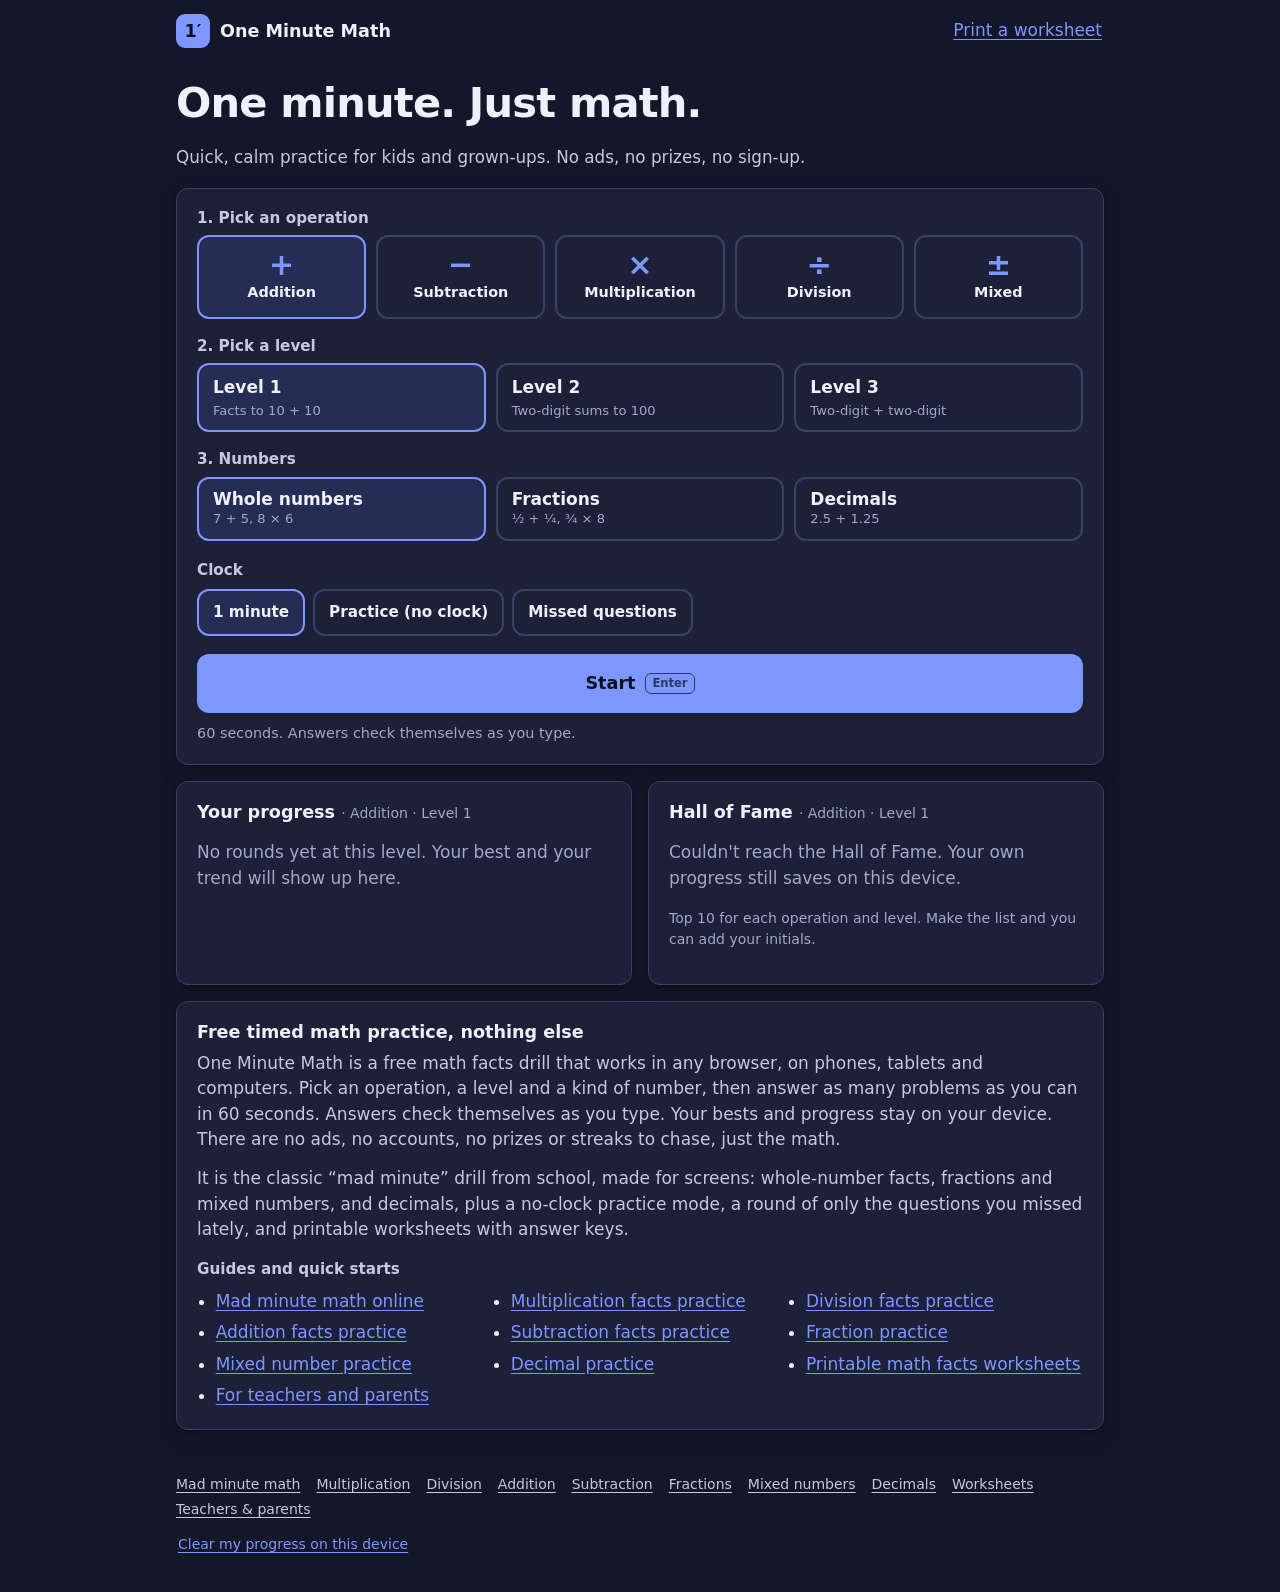
<file: index.html>
<!DOCTYPE html>
<html lang="en">
<head>
  <meta charset="utf-8">
  <meta name="robots" content="noindex">
  <meta name="viewport" content="width=device-width, initial-scale=1, viewport-fit=cover">
  <title>PREVIEW · One Minute Math: Free Timed Math Facts Practice, No Ads</title>
  <meta name="description" content="Free one-minute math drills for kids and adults: math facts, times tables, fractions, mixed numbers and decimals. Printable worksheets. No ads, no sign-up.">
  <link rel="canonical" href="https://oneminmath.com/">
  <meta property="og:type" content="website">
  <meta property="og:site_name" content="One Minute Math">
  <meta property="og:title" content="One Minute Math: free one-minute math practice">
  <meta property="og:description" content="Timed math facts, fractions and decimals in one-minute rounds. Free, no ads, no sign-up.">
  <meta property="og:url" content="https://oneminmath.com/">
  <meta property="og:image" content="https://oneminmath.com/static/og-image.png">
  <meta property="og:image:width" content="1200">
  <meta property="og:image:height" content="630">
  <meta property="og:image:alt" content="One Minute Math: free one-minute math practice. No ads, no sign-up, no prizes.">
  <meta name="twitter:card" content="summary_large_image">
  <meta name="twitter:title" content="One Minute Math: free one-minute math practice">
  <meta name="twitter:description" content="Timed math facts, fractions and decimals in one-minute rounds. Free, no ads, no sign-up.">
  <meta name="twitter:image" content="https://oneminmath.com/static/og-image.png">
  <meta name="theme-color" content="#141729">
  <meta name="color-scheme" content="dark">
  <meta http-equiv="Content-Security-Policy" content="default-src 'self'; script-src 'self' https://gc.zgo.at; style-src 'self'; img-src 'self' data: https://oneminmath.goatcounter.com; connect-src 'self' https://*.supabase.co https://oneminmath.goatcounter.com; base-uri 'self'; form-action 'none'">
  <meta name="referrer" content="strict-origin-when-cross-origin">
  <link rel="icon" href="static/favicon.ico">
  <link rel="icon" type="image/png" sizes="32x32" href="static/favicon-32x32.png">
  <link rel="apple-touch-icon" sizes="180x180" href="static/apple-touch-icon.png">
  <link rel="manifest" href="static/site.webmanifest">
  <script type="application/ld+json">
  {
    "@context": "https://schema.org",
    "@type": ["WebApplication", "LearningResource"],
    "name": "One Minute Math",
    "alternateName": "Mad Minute Math",
    "url": "https://oneminmath.com/",
    "description": "Free one-minute timed math practice: addition, subtraction, multiplication and division facts, fractions, mixed numbers and decimals, with printable worksheets. No ads and no sign-up.",
    "applicationCategory": "EducationalApplication",
    "operatingSystem": "Any (runs in a web browser)",
    "browserRequirements": "Requires JavaScript",
    "inLanguage": "en",
    "isAccessibleForFree": true,
    "offers": { "@type": "Offer", "price": "0", "priceCurrency": "USD" },
    "image": "https://oneminmath.com/static/og-image.png",
    "learningResourceType": ["Practice", "Drill", "Worksheet"],
    "educationalLevel": ["Grade 1", "Grade 2", "Grade 3", "Grade 4", "Grade 5", "Grade 6", "Grade 7", "Adult"],
    "teaches": ["Addition facts", "Subtraction facts", "Multiplication facts", "Division facts", "Fractions", "Mixed numbers", "Decimals"],
    "audience": [
      { "@type": "EducationalAudience", "educationalRole": "student" },
      { "@type": "EducationalAudience", "educationalRole": "teacher" },
      { "@type": "EducationalAudience", "educationalRole": "parent" }
    ]
  }
  </script>
  <link rel="stylesheet" href="static/css/style.css">
</head>
<body>
  <a class="skip" href="#main">Skip to content</a>
  <header class="site-header">
    <a class="brand" href="./" aria-label="One Minute Math home"><span class="brand-mark" aria-hidden="true">1′</span> One Minute Math</a>
    <nav>
      <button type="button" class="link" id="printNav">Print a worksheet</button>
    </nav>
  </header>

  <main id="main">
    <!-- HOME -->
    <section id="home" class="view" aria-labelledby="homeTitle">
      <div class="hero">
        <h1 id="homeTitle">One minute. Just math.</h1>
        <p class="lede">Quick, calm practice for kids and grown-ups. No ads, no prizes, no sign-up.</p>
      </div>

      <div class="setup card">
        <div class="field">
          <h2 class="label" id="opLabel">1. Pick an operation</h2>
          <div class="tiles" role="group" aria-labelledby="opLabel" id="opTiles">
            <button type="button" class="tile" data-mode="add" aria-pressed="true"><span class="sym" aria-hidden="true">+</span><span>Addition</span></button>
            <button type="button" class="tile" data-mode="subtract" aria-pressed="false"><span class="sym" aria-hidden="true">−</span><span>Subtraction</span></button>
            <button type="button" class="tile" data-mode="multiply" aria-pressed="false"><span class="sym" aria-hidden="true">×</span><span>Multiplication</span></button>
            <button type="button" class="tile" data-mode="divide" aria-pressed="false"><span class="sym" aria-hidden="true">÷</span><span>Division</span></button>
            <button type="button" class="tile" data-mode="smarty" aria-pressed="false"><span class="sym" aria-hidden="true">±</span><span>Mixed</span></button>
          </div>
        </div>

        <div class="field">
          <h2 class="label" id="lvlLabel">2. Pick a level</h2>
          <div class="levels" role="group" aria-labelledby="lvlLabel" id="lvlTiles">
            <button type="button" class="level" data-level="1" aria-pressed="true"><strong>Level 1</strong><small></small></button>
            <button type="button" class="level" data-level="2" aria-pressed="false"><strong>Level 2</strong><small></small></button>
            <button type="button" class="level" data-level="3" aria-pressed="false"><strong>Level 3</strong><small></small></button>
          </div>
        </div>

        <div class="field">
          <h2 class="label" id="numLabel">3. Numbers</h2>
          <div class="levels nums" role="group" aria-labelledby="numLabel" id="numSeg">
            <button type="button" class="level" data-numbers="whole" aria-pressed="true"><strong>Whole numbers</strong><small>7 + 5, 8 × 6</small></button>
            <button type="button" class="level" data-numbers="frac" aria-pressed="false"><strong>Fractions</strong><small>½ + ¼, ¾ × 8</small></button>
            <button type="button" class="level" data-numbers="dec" aria-pressed="false"><strong>Decimals</strong><small>2.5 + 1.25</small></button>
          </div>
        </div>

        <div class="field row">
          <div id="tableField" hidden>
            <label class="label" for="tableSelect">Focus on one table <span class="muted">(practice only)</span></label>
            <select id="tableSelect">
              <option value="">All tables in this level</option>
            </select>
          </div>
          <div>
            <span class="label" id="clockLabel">Clock</span>
            <div class="seg" role="group" aria-labelledby="clockLabel" id="clockSeg">
              <button type="button" data-clock="timed" aria-pressed="true">1 minute</button>
              <button type="button" data-clock="practice" aria-pressed="false">Practice (no clock)</button>
              <button type="button" data-clock="missed" aria-pressed="false">Missed questions</button>
            </div>
          </div>
          <div id="missedField" hidden>
            <span class="label" id="scopeLabel">Which misses</span>
            <div class="seg" role="group" aria-labelledby="scopeLabel" id="scopeSeg">
              <button type="button" data-scope="here" aria-pressed="true">Just this choice</button>
              <button type="button" data-scope="all" aria-pressed="false">All my misses</button>
            </div>
          </div>
        </div>

        <button type="button" class="btn primary big" id="startBtn">Start <span class="kbd" aria-hidden="true">Enter</span></button>
        <p class="hint muted" id="setupHint"></p>
      </div>

      <div class="grid2">
        <section class="card" aria-labelledby="progTitle">
          <h2 id="progTitle">Your progress <span class="muted small" id="progMode"></span></h2>
          <div id="progress"></div>
        </section>
        <section class="card" aria-labelledby="hofTitle">
          <h2 id="hofTitle">Hall of Fame <span class="muted small" id="hofMode"></span></h2>
          <div id="hof" aria-live="polite"></div>
          <p class="muted small">Top 10 for each operation and level. Make the list and you can add your initials.</p>
        </section>
      </div>

      <section class="about card" aria-labelledby="aboutTitle">
        <h2 id="aboutTitle">Free timed math practice, nothing else</h2>
        <p>One Minute Math is a free math facts drill that works in any browser, on phones, tablets and computers. Pick an operation, a level and a kind of number, then answer as many problems as you can in 60 seconds. Answers check themselves as you type. Your bests and progress stay on your device. There are no ads, no accounts, no prizes or streaks to chase, just the math.</p>
        <p>It is the classic &ldquo;mad minute&rdquo; drill from school, made for screens: whole-number facts, fractions and mixed numbers, and decimals, plus a no-clock practice mode, a round of only the questions you missed lately, and printable worksheets with answer keys.</p>
        <h3 class="label">Guides and quick starts</h3>
        <ul class="guide-links">
          <li><a href="mad-minute-math/">Mad minute math online</a></li>
          <li><a href="multiplication-facts/">Multiplication facts practice</a></li>
          <li><a href="division-facts/">Division facts practice</a></li>
          <li><a href="addition-facts/">Addition facts practice</a></li>
          <li><a href="subtraction-facts/">Subtraction facts practice</a></li>
          <li><a href="fraction-practice/">Fraction practice</a></li>
          <li><a href="mixed-numbers/">Mixed number practice</a></li>
          <li><a href="decimal-practice/">Decimal practice</a></li>
          <li><a href="printable-math-worksheets/">Printable math facts worksheets</a></li>
          <li><a href="for-teachers-and-parents/">For teachers and parents</a></li>
        </ul>
      </section>
    </section>

    <!-- PLAY -->
    <section id="play" class="view" hidden aria-label="Practice round">
      <div class="playbar">
        <button type="button" class="btn ghost" id="quitBtn" aria-label="Stop this round">✕ Stop</button>
        <div class="timer" aria-hidden="true"><div class="timer-fill" id="timerFill"></div></div>
        <span class="time" id="timeText" aria-live="off">60</span>
      </div>
      <p class="sr-only" id="timeAnnounce" aria-live="polite"></p>
      <div class="stage" id="stage">
        <div class="problem" id="problem" aria-live="assertive" aria-atomic="true">Ready?</div>
        <label class="sr-only" for="answerInput">Your answer</label>
        <input id="answerInput" class="answer" type="text" inputmode="numeric" pattern="[0-9]*" maxlength="4"
               autocomplete="off" autocorrect="off" autocapitalize="off" spellcheck="false" enterkeyhint="go">
        <div class="fracin" id="fracIn" hidden>
          <input id="wholeInput" class="answer whole" type="text" inputmode="numeric" pattern="[0-9]*" maxlength="3" hidden
                 autocomplete="off" autocorrect="off" autocapitalize="off" spellcheck="false" enterkeyhint="next"
                 aria-label="Answer, whole number part. Leave it empty if there is none">
          <div class="fracstack">
          <input id="numInput" class="answer" type="text" inputmode="numeric" pattern="[0-9]*" maxlength="4"
                 autocomplete="off" autocorrect="off" autocapitalize="off" spellcheck="false" enterkeyhint="next"
                 aria-label="Answer, top number (numerator)">
          <span class="fracbar" aria-hidden="true"></span>
          <input id="denInput" class="answer" type="text" inputmode="numeric" pattern="[0-9]*" maxlength="3"
                 autocomplete="off" autocorrect="off" autocapitalize="off" spellcheck="false" enterkeyhint="go"
                 aria-label="Answer, bottom number (denominator). Leave it empty for a whole number">
        </div>
        </div>
        <p class="ans-hint muted" id="ansHint"></p>
        <div class="feedback" id="feedback" aria-live="polite"></div>
        <div class="tally muted" id="tally"></div>
      </div>
    </section>

    <!-- RESULTS -->
    <section id="results" class="view" hidden aria-labelledby="resTitle">
      <div class="card results">
        <div id="hofOffer" hidden class="initials-prompt" role="group" aria-labelledby="initTitle">
          <p class="arcade-title" id="initTitle">New high score!</p>
          <p class="init-sub" id="initRank">Enter your initials</p>
          <div class="initials" id="initialsBox">
            <span class="slot" aria-hidden="true"></span><span class="slot" aria-hidden="true"></span><span class="slot" aria-hidden="true"></span>
            <input id="initialsInput" type="text" maxlength="3" inputmode="text" autocapitalize="characters"
                   autocomplete="off" autocorrect="off" spellcheck="false" enterkeyhint="done"
                   aria-label="Your initials, 3 letters" aria-describedby="hofMsg">
          </div>
          <p class="init-msg" id="hofMsg" aria-live="polite"></p>
          <div class="nickrow">
            <button type="button" class="btn primary big" id="hofAdd">Save <span class="kbd" aria-hidden="true">Enter</span></button>
            <button type="button" class="btn ghost big" id="hofSkip">Skip</button>
          </div>
        </div>
        <p class="muted" id="resMode"></p>
        <h1 id="resTitle"><span class="bignum" id="resScore">0</span> <span class="resunit">correct</span></h1>
        <p id="resDetail"></p>
        <p class="vsbest" id="resBest"></p>
        <div id="resSpark"></div>
        <div id="resMissed"></div>
        <div class="actions">
          <button type="button" class="btn primary big" id="againBtn">Go again <span class="kbd" aria-hidden="true">Enter</span></button>
          <button type="button" class="btn ghost big" id="menuBtn">Change</button>
          <button type="button" class="btn ghost big" id="redoBtn" hidden>Redo my misses</button>
          <button type="button" class="btn ghost big" id="printMissedBtn" hidden>Print these facts</button>
        </div>
      </div>
    </section>
  </main>

  <!-- PRINTABLE WORKSHEET (only visible when printing) -->
  <section id="sheet" class="sheet" aria-hidden="true"></section>

  <footer class="site-footer">
    <nav class="footnav" aria-label="Guides">
      <a href="mad-minute-math/">Mad minute math</a>
      <a href="multiplication-facts/">Multiplication</a>
      <a href="division-facts/">Division</a>
      <a href="addition-facts/">Addition</a>
      <a href="subtraction-facts/">Subtraction</a>
      <a href="fraction-practice/">Fractions</a>
      <a href="mixed-numbers/">Mixed numbers</a>
      <a href="decimal-practice/">Decimals</a>
      <a href="printable-math-worksheets/">Worksheets</a>
      <a href="for-teachers-and-parents/">Teachers &amp; parents</a>
    </nav>
    <p><button type="button" class="link" id="resetBtn">Clear my progress on this device</button></p>
  </footer>

  <script src="static/js/config.js"></script>
  <script src="static/js/problems.js"></script>
  <script src="static/js/store.js"></script>
  <script src="static/js/scores.js"></script>
  <script src="static/js/app.js"></script>
</body>
</html>
</file>
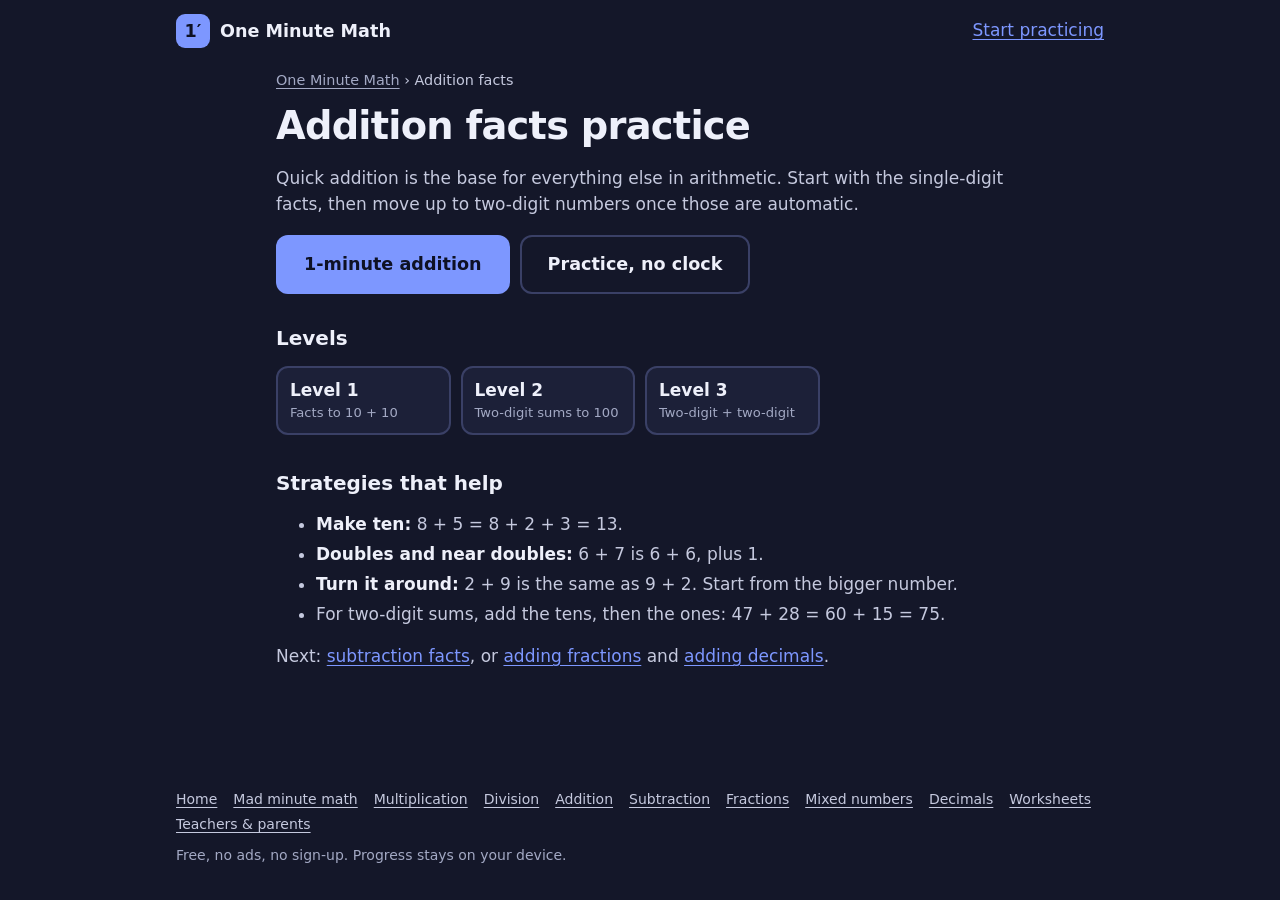
<file: addition-facts/index.html>
<!DOCTYPE html>
<html lang="en">
<head>
  <meta charset="utf-8">
  <meta name="robots" content="noindex">
  <meta name="viewport" content="width=device-width, initial-scale=1, viewport-fit=cover">
  <title>PREVIEW · Addition Facts Practice: Free Timed Addition Drill</title>
  <meta name="description" content="Free addition facts practice from 0 + 0 to 10 + 10, then two-digit sums. One-minute timed rounds or no-clock practice, plus printable worksheets.">
  <link rel="canonical" href="https://oneminmath.com/addition-facts/">
  <meta name="theme-color" content="#141729">
  <meta name="color-scheme" content="dark">
  <meta http-equiv="Content-Security-Policy" content="default-src 'self'; script-src 'self' https://gc.zgo.at; style-src 'self'; img-src 'self' data: https://oneminmath.goatcounter.com; connect-src 'self' https://*.supabase.co https://oneminmath.goatcounter.com; base-uri 'self'; form-action 'none'">
  <meta name="referrer" content="strict-origin-when-cross-origin">
  <meta property="og:type" content="article">
  <meta property="og:site_name" content="One Minute Math">
  <meta property="og:title" content="Addition Facts Practice: Free Timed Addition Drill">
  <meta property="og:description" content="Free addition facts practice from 0 + 0 to 10 + 10, then two-digit sums. One-minute timed rounds or no-clock practice, plus printable worksheets.">
  <meta property="og:url" content="https://oneminmath.com/addition-facts/">
  <meta property="og:image" content="https://oneminmath.com/static/og-image.png">
  <meta property="og:image:width" content="1200">
  <meta property="og:image:height" content="630">
  <meta name="twitter:card" content="summary_large_image">
  <meta name="twitter:image" content="https://oneminmath.com/static/og-image.png">
  <link rel="icon" href="../static/favicon.ico">
  <link rel="icon" type="image/png" sizes="32x32" href="../static/favicon-32x32.png">
  <link rel="apple-touch-icon" sizes="180x180" href="../static/apple-touch-icon.png">
  <link rel="manifest" href="../static/site.webmanifest">
  <link rel="stylesheet" href="../static/css/style.css">
  <script type="application/ld+json">{"@context": "https://schema.org", "@type": "BreadcrumbList", "itemListElement": [{"@type": "ListItem", "position": 1, "name": "One Minute Math", "item": "https://oneminmath.com/"}, {"@type": "ListItem", "position": 2, "name": "Addition facts", "item": "https://oneminmath.com/addition-facts/"}]}</script>
</head>
<body>
  <a class="skip" href="#main">Skip to content</a>
  <header class="site-header">
    <a class="brand" href="../" aria-label="One Minute Math home"><span class="brand-mark" aria-hidden="true">1′</span> One Minute Math</a>
    <nav><a href="../">Start practicing</a></nav>
  </header>
  <main id="main" class="guide">
    <p class="crumbs"><a href="../">One Minute Math</a> › Addition facts</p>
    <h1>Addition facts practice</h1>

    <p>Quick addition is the base for everything else in arithmetic. Start with the single-digit facts, then move up to two-digit numbers once those are automatic.</p>
    <div class="cta"><a class="btn primary big" href="../?op=add&amp;level=1">1-minute addition</a><a class="btn ghost big" href="../?op=add&amp;level=1&amp;clock=practice">Practice, no clock</a></div>
    <h2>Levels</h2>
    <ul class="quick"><li><a href="../?op=add&amp;level=1">Level 1<small>Facts to 10 + 10</small></a></li><li><a href="../?op=add&amp;level=2">Level 2<small>Two-digit sums to 100</small></a></li><li><a href="../?op=add&amp;level=3">Level 3<small>Two-digit + two-digit</small></a></li></ul>
    <h2>Strategies that help</h2>
    <ul>
      <li><strong>Make ten:</strong> 8 + 5 = 8 + 2 + 3 = 13.</li>
      <li><strong>Doubles and near doubles:</strong> 6 + 7 is 6 + 6, plus 1.</li>
      <li><strong>Turn it around:</strong> 2 + 9 is the same as 9 + 2. Start from the bigger number.</li>
      <li>For two-digit sums, add the tens, then the ones: 47 + 28 = 60 + 15 = 75.</li>
    </ul>
    <p>Next: <a href="../subtraction-facts/">subtraction facts</a>, or <a href="../fraction-practice/">adding fractions</a> and <a href="../decimal-practice/">adding decimals</a>.</p>

  </main>
  <footer class="site-footer">
    <nav class="footnav" aria-label="Guides">
      <a href="../">Home</a>
      <a href="../mad-minute-math/">Mad minute math</a>
      <a href="../multiplication-facts/">Multiplication</a>
      <a href="../division-facts/">Division</a>
      <a href="../addition-facts/" aria-current="page">Addition</a>
      <a href="../subtraction-facts/">Subtraction</a>
      <a href="../fraction-practice/">Fractions</a>
      <a href="../mixed-numbers/">Mixed numbers</a>
      <a href="../decimal-practice/">Decimals</a>
      <a href="../printable-math-worksheets/">Worksheets</a>
      <a href="../for-teachers-and-parents/">Teachers &amp; parents</a>
    </nav>
    <p>Free, no ads, no sign-up. Progress stays on your device.</p>
  </footer>
</body>
</html>
</file>
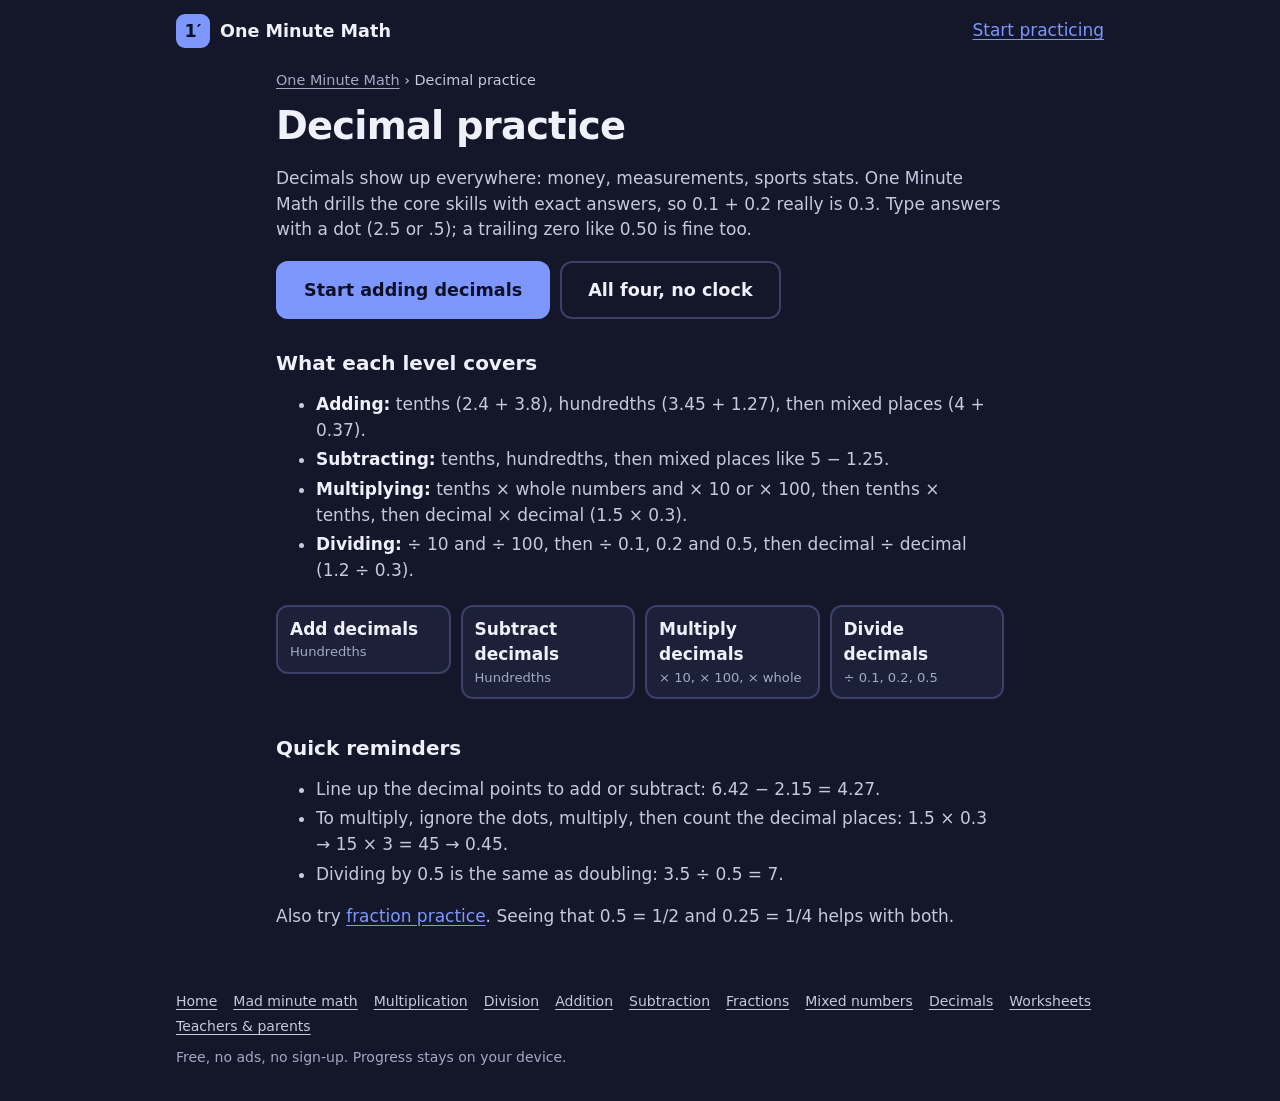
<file: decimal-practice/index.html>
<!DOCTYPE html>
<html lang="en">
<head>
  <meta charset="utf-8">
  <meta name="robots" content="noindex">
  <meta name="viewport" content="width=device-width, initial-scale=1, viewport-fit=cover">
  <title>PREVIEW · Decimal Practice: Free Adding, Subtracting, Multiplying Decimals</title>
  <meta name="description" content="Free decimal practice: add, subtract, multiply and divide decimals with tenths and hundredths, × 10 and ÷ 100, and decimal ÷ decimal. Instant checking, no ads.">
  <link rel="canonical" href="https://oneminmath.com/decimal-practice/">
  <meta name="theme-color" content="#141729">
  <meta name="color-scheme" content="dark">
  <meta http-equiv="Content-Security-Policy" content="default-src 'self'; script-src 'self' https://gc.zgo.at; style-src 'self'; img-src 'self' data: https://oneminmath.goatcounter.com; connect-src 'self' https://*.supabase.co https://oneminmath.goatcounter.com; base-uri 'self'; form-action 'none'">
  <meta name="referrer" content="strict-origin-when-cross-origin">
  <meta property="og:type" content="article">
  <meta property="og:site_name" content="One Minute Math">
  <meta property="og:title" content="Decimal Practice: Free Adding, Subtracting, Multiplying Decimals">
  <meta property="og:description" content="Free decimal practice: add, subtract, multiply and divide decimals with tenths and hundredths, × 10 and ÷ 100, and decimal ÷ decimal. Instant checking, no ads.">
  <meta property="og:url" content="https://oneminmath.com/decimal-practice/">
  <meta property="og:image" content="https://oneminmath.com/static/og-image.png">
  <meta property="og:image:width" content="1200">
  <meta property="og:image:height" content="630">
  <meta name="twitter:card" content="summary_large_image">
  <meta name="twitter:image" content="https://oneminmath.com/static/og-image.png">
  <link rel="icon" href="../static/favicon.ico">
  <link rel="icon" type="image/png" sizes="32x32" href="../static/favicon-32x32.png">
  <link rel="apple-touch-icon" sizes="180x180" href="../static/apple-touch-icon.png">
  <link rel="manifest" href="../static/site.webmanifest">
  <link rel="stylesheet" href="../static/css/style.css">
  <script type="application/ld+json">{"@context": "https://schema.org", "@type": "BreadcrumbList", "itemListElement": [{"@type": "ListItem", "position": 1, "name": "One Minute Math", "item": "https://oneminmath.com/"}, {"@type": "ListItem", "position": 2, "name": "Decimal practice", "item": "https://oneminmath.com/decimal-practice/"}]}</script>
</head>
<body>
  <a class="skip" href="#main">Skip to content</a>
  <header class="site-header">
    <a class="brand" href="../" aria-label="One Minute Math home"><span class="brand-mark" aria-hidden="true">1′</span> One Minute Math</a>
    <nav><a href="../">Start practicing</a></nav>
  </header>
  <main id="main" class="guide">
    <p class="crumbs"><a href="../">One Minute Math</a> › Decimal practice</p>
    <h1>Decimal practice</h1>

    <p>Decimals show up everywhere: money, measurements, sports stats. One Minute Math drills the core skills with exact answers, so 0.1 + 0.2 really is 0.3. Type answers with a dot (2.5 or .5); a trailing zero like 0.50 is fine too.</p>
    <div class="cta"><a class="btn primary big" href="../?numbers=dec&amp;op=add&amp;level=1">Start adding decimals</a><a class="btn ghost big" href="../?numbers=dec&amp;op=mixed&amp;level=1&amp;clock=practice">All four, no clock</a></div>
    <h2>What each level covers</h2>
    <ul>
      <li><strong>Adding:</strong> tenths (2.4 + 3.8), hundredths (3.45 + 1.27), then mixed places (4 + 0.37).</li>
      <li><strong>Subtracting:</strong> tenths, hundredths, then mixed places like 5 − 1.25.</li>
      <li><strong>Multiplying:</strong> tenths × whole numbers and × 10 or × 100, then tenths × tenths, then decimal × decimal (1.5 × 0.3).</li>
      <li><strong>Dividing:</strong> ÷ 10 and ÷ 100, then ÷ 0.1, 0.2 and 0.5, then decimal ÷ decimal (1.2 ÷ 0.3).</li>
    </ul>
    <ul class="quick"><li><a href="../?numbers=dec&amp;op=add&amp;level=2">Add decimals<small>Hundredths</small></a></li><li><a href="../?numbers=dec&amp;op=subtract&amp;level=2">Subtract decimals<small>Hundredths</small></a></li><li><a href="../?numbers=dec&amp;op=multiply&amp;level=1">Multiply decimals<small>× 10, × 100, × whole</small></a></li><li><a href="../?numbers=dec&amp;op=divide&amp;level=2">Divide decimals<small>÷ 0.1, 0.2, 0.5</small></a></li></ul>
    <h2>Quick reminders</h2>
    <ul>
      <li>Line up the decimal points to add or subtract: 6.42 − 2.15 = 4.27.</li>
      <li>To multiply, ignore the dots, multiply, then count the decimal places: 1.5 × 0.3 → 15 × 3 = 45 → 0.45.</li>
      <li>Dividing by 0.5 is the same as doubling: 3.5 ÷ 0.5 = 7.</li>
    </ul>
    <p>Also try <a href="../fraction-practice/">fraction practice</a>. Seeing that 0.5 = 1/2 and 0.25 = 1/4 helps with both.</p>

  </main>
  <footer class="site-footer">
    <nav class="footnav" aria-label="Guides">
      <a href="../">Home</a>
      <a href="../mad-minute-math/">Mad minute math</a>
      <a href="../multiplication-facts/">Multiplication</a>
      <a href="../division-facts/">Division</a>
      <a href="../addition-facts/">Addition</a>
      <a href="../subtraction-facts/">Subtraction</a>
      <a href="../fraction-practice/">Fractions</a>
      <a href="../mixed-numbers/">Mixed numbers</a>
      <a href="../decimal-practice/" aria-current="page">Decimals</a>
      <a href="../printable-math-worksheets/">Worksheets</a>
      <a href="../for-teachers-and-parents/">Teachers &amp; parents</a>
    </nav>
    <p>Free, no ads, no sign-up. Progress stays on your device.</p>
  </footer>
</body>
</html>
</file>
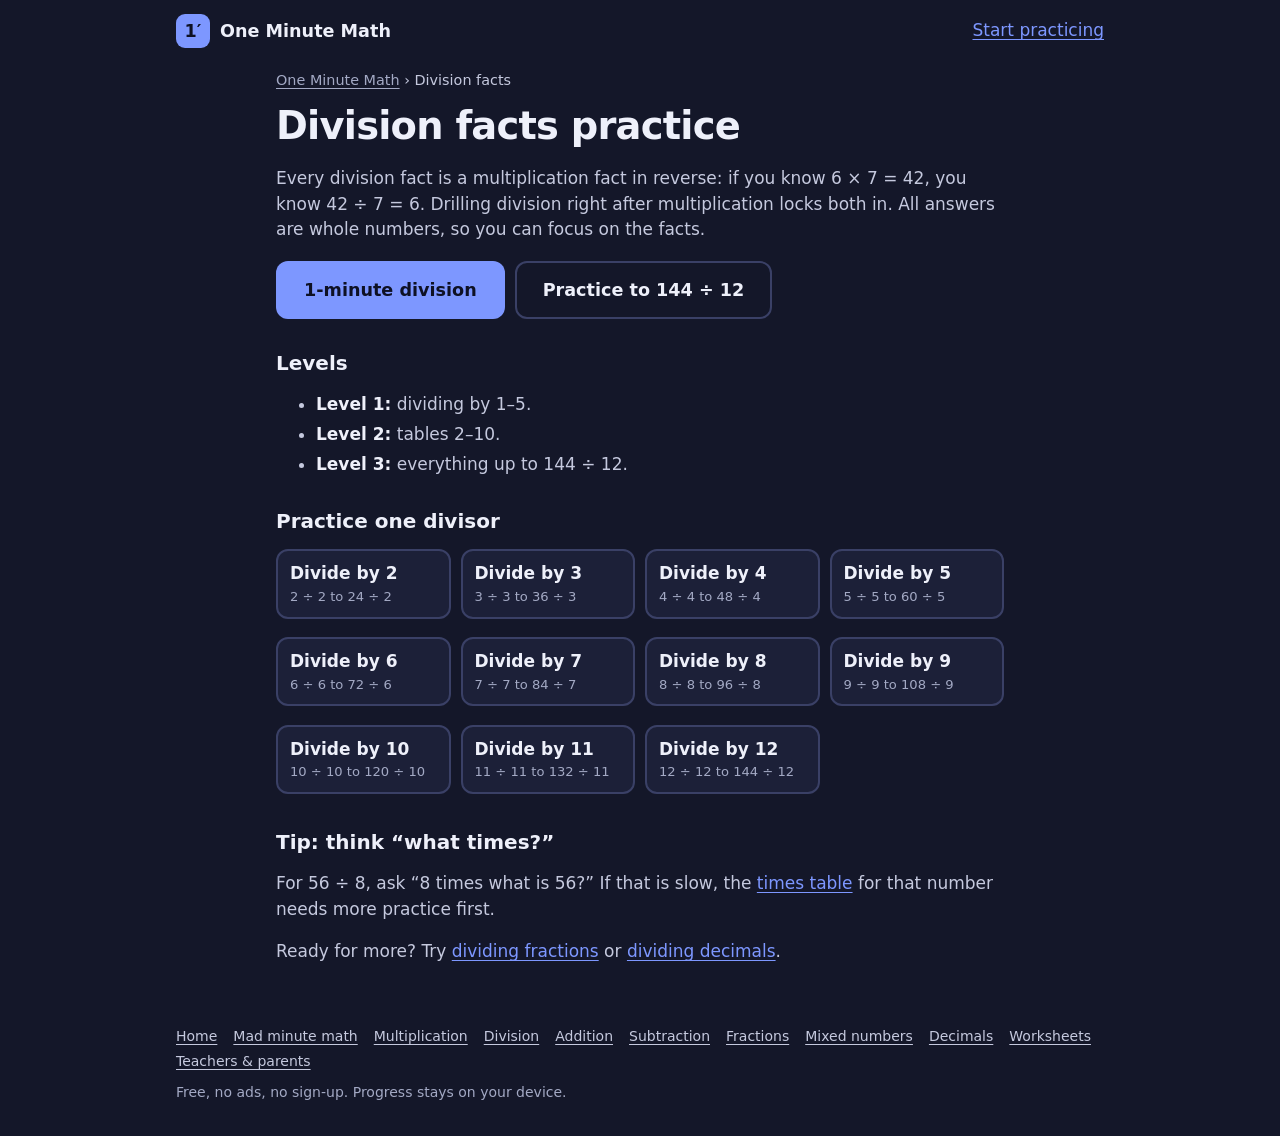
<file: division-facts/index.html>
<!DOCTYPE html>
<html lang="en">
<head>
  <meta charset="utf-8">
  <meta name="robots" content="noindex">
  <meta name="viewport" content="width=device-width, initial-scale=1, viewport-fit=cover">
  <title>PREVIEW · Division Facts Practice: Free 1-Minute Division Drill</title>
  <meta name="description" content="Practice division facts up to 144 ÷ 12 with one-minute timed rounds or untimed practice. Focus on one divisor, print worksheets with answer keys. Free.">
  <link rel="canonical" href="https://oneminmath.com/division-facts/">
  <meta name="theme-color" content="#141729">
  <meta name="color-scheme" content="dark">
  <meta http-equiv="Content-Security-Policy" content="default-src 'self'; script-src 'self' https://gc.zgo.at; style-src 'self'; img-src 'self' data: https://oneminmath.goatcounter.com; connect-src 'self' https://*.supabase.co https://oneminmath.goatcounter.com; base-uri 'self'; form-action 'none'">
  <meta name="referrer" content="strict-origin-when-cross-origin">
  <meta property="og:type" content="article">
  <meta property="og:site_name" content="One Minute Math">
  <meta property="og:title" content="Division Facts Practice: Free 1-Minute Division Drill">
  <meta property="og:description" content="Practice division facts up to 144 ÷ 12 with one-minute timed rounds or untimed practice. Focus on one divisor, print worksheets with answer keys. Free.">
  <meta property="og:url" content="https://oneminmath.com/division-facts/">
  <meta property="og:image" content="https://oneminmath.com/static/og-image.png">
  <meta property="og:image:width" content="1200">
  <meta property="og:image:height" content="630">
  <meta name="twitter:card" content="summary_large_image">
  <meta name="twitter:image" content="https://oneminmath.com/static/og-image.png">
  <link rel="icon" href="../static/favicon.ico">
  <link rel="icon" type="image/png" sizes="32x32" href="../static/favicon-32x32.png">
  <link rel="apple-touch-icon" sizes="180x180" href="../static/apple-touch-icon.png">
  <link rel="manifest" href="../static/site.webmanifest">
  <link rel="stylesheet" href="../static/css/style.css">
  <script type="application/ld+json">{"@context": "https://schema.org", "@type": "BreadcrumbList", "itemListElement": [{"@type": "ListItem", "position": 1, "name": "One Minute Math", "item": "https://oneminmath.com/"}, {"@type": "ListItem", "position": 2, "name": "Division facts", "item": "https://oneminmath.com/division-facts/"}]}</script>
</head>
<body>
  <a class="skip" href="#main">Skip to content</a>
  <header class="site-header">
    <a class="brand" href="../" aria-label="One Minute Math home"><span class="brand-mark" aria-hidden="true">1′</span> One Minute Math</a>
    <nav><a href="../">Start practicing</a></nav>
  </header>
  <main id="main" class="guide">
    <p class="crumbs"><a href="../">One Minute Math</a> › Division facts</p>
    <h1>Division facts practice</h1>

    <p>Every division fact is a multiplication fact in reverse: if you know 6 × 7 = 42, you know 42 ÷ 7 = 6. Drilling division right after multiplication locks both in. All answers are whole numbers, so you can focus on the facts.</p>
    <div class="cta"><a class="btn primary big" href="../?op=divide&amp;level=1">1-minute division</a><a class="btn ghost big" href="../?op=divide&amp;level=3&amp;clock=practice">Practice to 144 ÷ 12</a></div>
    <h2>Levels</h2>
    <ul>
      <li><strong>Level 1:</strong> dividing by 1–5.</li>
      <li><strong>Level 2:</strong> tables 2–10.</li>
      <li><strong>Level 3:</strong> everything up to 144 ÷ 12.</li>
    </ul>
    <h2>Practice one divisor</h2>
    <ul class="quick"><li><a href="../?op=divide&amp;table=2&amp;clock=practice&amp;level=3">Divide by 2<small>2 ÷ 2 to 24 ÷ 2</small></a></li><li><a href="../?op=divide&amp;table=3&amp;clock=practice&amp;level=3">Divide by 3<small>3 ÷ 3 to 36 ÷ 3</small></a></li><li><a href="../?op=divide&amp;table=4&amp;clock=practice&amp;level=3">Divide by 4<small>4 ÷ 4 to 48 ÷ 4</small></a></li><li><a href="../?op=divide&amp;table=5&amp;clock=practice&amp;level=3">Divide by 5<small>5 ÷ 5 to 60 ÷ 5</small></a></li><li><a href="../?op=divide&amp;table=6&amp;clock=practice&amp;level=3">Divide by 6<small>6 ÷ 6 to 72 ÷ 6</small></a></li><li><a href="../?op=divide&amp;table=7&amp;clock=practice&amp;level=3">Divide by 7<small>7 ÷ 7 to 84 ÷ 7</small></a></li><li><a href="../?op=divide&amp;table=8&amp;clock=practice&amp;level=3">Divide by 8<small>8 ÷ 8 to 96 ÷ 8</small></a></li><li><a href="../?op=divide&amp;table=9&amp;clock=practice&amp;level=3">Divide by 9<small>9 ÷ 9 to 108 ÷ 9</small></a></li><li><a href="../?op=divide&amp;table=10&amp;clock=practice&amp;level=3">Divide by 10<small>10 ÷ 10 to 120 ÷ 10</small></a></li><li><a href="../?op=divide&amp;table=11&amp;clock=practice&amp;level=3">Divide by 11<small>11 ÷ 11 to 132 ÷ 11</small></a></li><li><a href="../?op=divide&amp;table=12&amp;clock=practice&amp;level=3">Divide by 12<small>12 ÷ 12 to 144 ÷ 12</small></a></li></ul>
    <h2>Tip: think “what times?”</h2>
    <p>For 56 ÷ 8, ask “8 times what is 56?” If that is slow, the <a href="../multiplication-facts/">times table</a> for that number needs more practice first.</p>
    <p>Ready for more? Try <a href="../fraction-practice/">dividing fractions</a> or <a href="../decimal-practice/">dividing decimals</a>.</p>

  </main>
  <footer class="site-footer">
    <nav class="footnav" aria-label="Guides">
      <a href="../">Home</a>
      <a href="../mad-minute-math/">Mad minute math</a>
      <a href="../multiplication-facts/">Multiplication</a>
      <a href="../division-facts/" aria-current="page">Division</a>
      <a href="../addition-facts/">Addition</a>
      <a href="../subtraction-facts/">Subtraction</a>
      <a href="../fraction-practice/">Fractions</a>
      <a href="../mixed-numbers/">Mixed numbers</a>
      <a href="../decimal-practice/">Decimals</a>
      <a href="../printable-math-worksheets/">Worksheets</a>
      <a href="../for-teachers-and-parents/">Teachers &amp; parents</a>
    </nav>
    <p>Free, no ads, no sign-up. Progress stays on your device.</p>
  </footer>
</body>
</html>
</file>
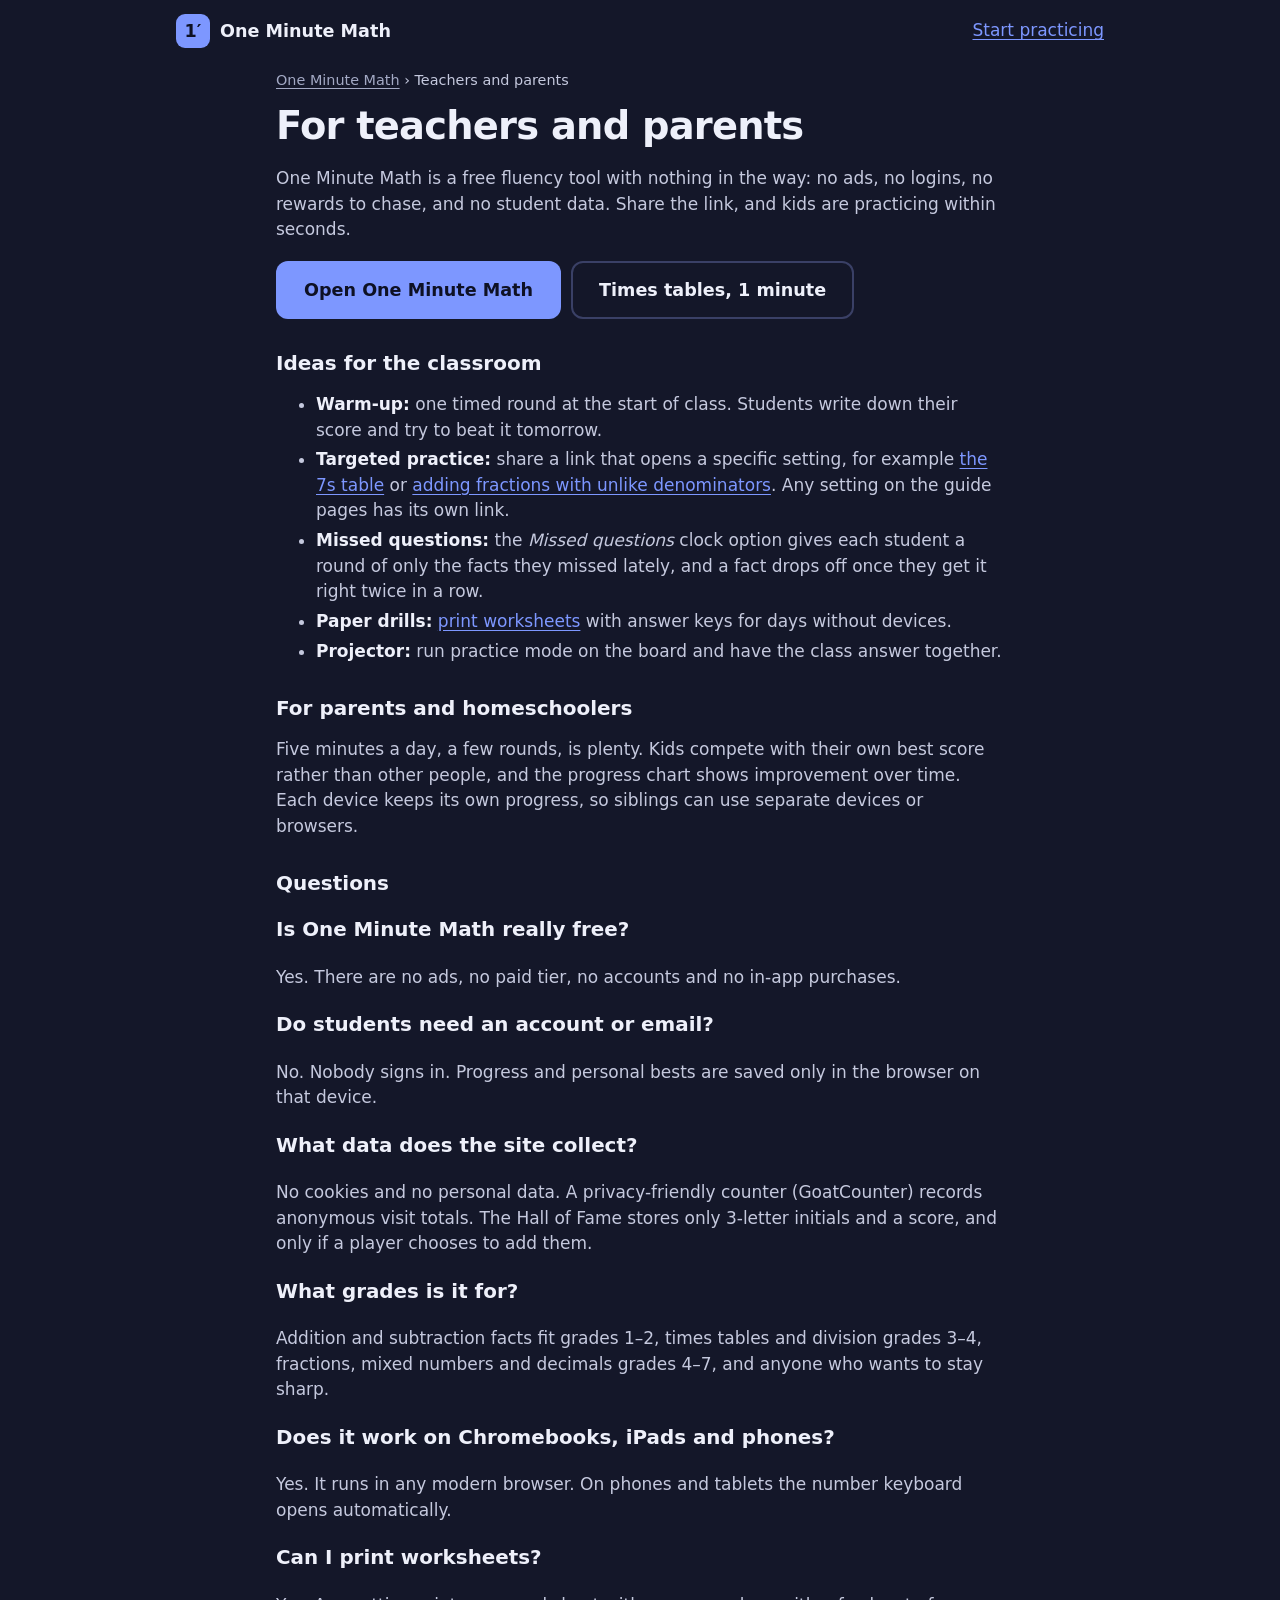
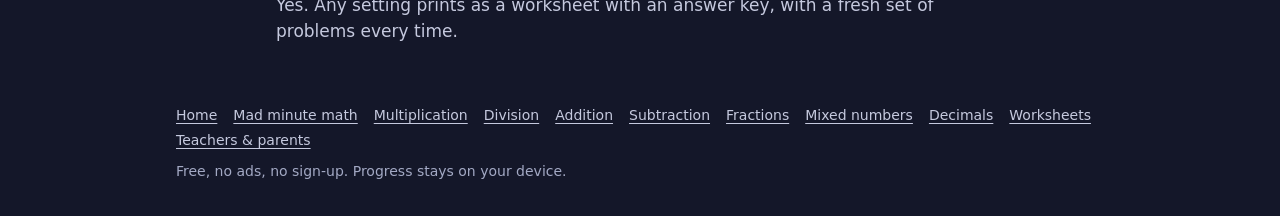
<file: for-teachers-and-parents/index.html>
<!DOCTYPE html>
<html lang="en">
<head>
  <meta charset="utf-8">
  <meta name="robots" content="noindex">
  <meta name="viewport" content="width=device-width, initial-scale=1, viewport-fit=cover">
  <title>PREVIEW · One Minute Math for Teachers and Parents: Free, No Ads, No Accounts</title>
  <meta name="description" content="How teachers, homeschoolers and parents use One Minute Math: free math fact fluency practice with no ads, no accounts and no data collection. Grades 1–7 and up.">
  <link rel="canonical" href="https://oneminmath.com/for-teachers-and-parents/">
  <meta name="theme-color" content="#141729">
  <meta name="color-scheme" content="dark">
  <meta http-equiv="Content-Security-Policy" content="default-src 'self'; script-src 'self' https://gc.zgo.at; style-src 'self'; img-src 'self' data: https://oneminmath.goatcounter.com; connect-src 'self' https://*.supabase.co https://oneminmath.goatcounter.com; base-uri 'self'; form-action 'none'">
  <meta name="referrer" content="strict-origin-when-cross-origin">
  <meta property="og:type" content="article">
  <meta property="og:site_name" content="One Minute Math">
  <meta property="og:title" content="One Minute Math for Teachers and Parents: Free, No Ads, No Accounts">
  <meta property="og:description" content="How teachers, homeschoolers and parents use One Minute Math: free math fact fluency practice with no ads, no accounts and no data collection. Grades 1–7 and up.">
  <meta property="og:url" content="https://oneminmath.com/for-teachers-and-parents/">
  <meta property="og:image" content="https://oneminmath.com/static/og-image.png">
  <meta property="og:image:width" content="1200">
  <meta property="og:image:height" content="630">
  <meta name="twitter:card" content="summary_large_image">
  <meta name="twitter:image" content="https://oneminmath.com/static/og-image.png">
  <link rel="icon" href="../static/favicon.ico">
  <link rel="icon" type="image/png" sizes="32x32" href="../static/favicon-32x32.png">
  <link rel="apple-touch-icon" sizes="180x180" href="../static/apple-touch-icon.png">
  <link rel="manifest" href="../static/site.webmanifest">
  <link rel="stylesheet" href="../static/css/style.css">
  <script type="application/ld+json">{"@context": "https://schema.org", "@type": "BreadcrumbList", "itemListElement": [{"@type": "ListItem", "position": 1, "name": "One Minute Math", "item": "https://oneminmath.com/"}, {"@type": "ListItem", "position": 2, "name": "Teachers and parents", "item": "https://oneminmath.com/for-teachers-and-parents/"}]}</script>
  <script type="application/ld+json">{"@context": "https://schema.org", "@type": "FAQPage", "mainEntity": [{"@type": "Question", "name": "Is One Minute Math really free?", "acceptedAnswer": {"@type": "Answer", "text": "Yes. There are no ads, no paid tier, no accounts and no in-app purchases."}}, {"@type": "Question", "name": "Do students need an account or email?", "acceptedAnswer": {"@type": "Answer", "text": "No. Nobody signs in. Progress and personal bests are saved only in the browser on that device."}}, {"@type": "Question", "name": "What data does the site collect?", "acceptedAnswer": {"@type": "Answer", "text": "No cookies and no personal data. A privacy-friendly counter (GoatCounter) records anonymous visit totals. The Hall of Fame stores only 3-letter initials and a score, and only if a player chooses to add them."}}, {"@type": "Question", "name": "What grades is it for?", "acceptedAnswer": {"@type": "Answer", "text": "Addition and subtraction facts fit grades 1–2, times tables and division grades 3–4, fractions, mixed numbers and decimals grades 4–7, and anyone who wants to stay sharp."}}, {"@type": "Question", "name": "Does it work on Chromebooks, iPads and phones?", "acceptedAnswer": {"@type": "Answer", "text": "Yes. It runs in any modern browser. On phones and tablets the number keyboard opens automatically."}}, {"@type": "Question", "name": "Can I print worksheets?", "acceptedAnswer": {"@type": "Answer", "text": "Yes. Any setting prints as a worksheet with an answer key, with a fresh set of problems every time."}}]}</script>
</head>
<body>
  <a class="skip" href="#main">Skip to content</a>
  <header class="site-header">
    <a class="brand" href="../" aria-label="One Minute Math home"><span class="brand-mark" aria-hidden="true">1′</span> One Minute Math</a>
    <nav><a href="../">Start practicing</a></nav>
  </header>
  <main id="main" class="guide">
    <p class="crumbs"><a href="../">One Minute Math</a> › Teachers and parents</p>
    <h1>For teachers and parents</h1>

    <p>One Minute Math is a free fluency tool with nothing in the way: no ads, no logins, no rewards to chase, and no student data. Share the link, and kids are practicing within seconds.</p>
    <div class="cta"><a class="btn primary big" href="../">Open One Minute Math</a><a class="btn ghost big" href="../?op=multiply&amp;level=2">Times tables, 1 minute</a></div>
    <h2>Ideas for the classroom</h2>
    <ul>
      <li><strong>Warm-up:</strong> one timed round at the start of class. Students write down their score and try to beat it tomorrow.</li>
      <li><strong>Targeted practice:</strong> share a link that opens a specific setting, for example <a href="../?op=multiply&amp;table=7&amp;clock=practice&amp;level=3">the 7s table</a> or <a href="../?numbers=frac&amp;op=add&amp;level=2">adding fractions with unlike denominators</a>. Any setting on the guide pages has its own link.</li>
      <li><strong>Missed questions:</strong> the <em>Missed questions</em> clock option gives each student a round of only the facts they missed lately, and a fact drops off once they get it right twice in a row.</li>
      <li><strong>Paper drills:</strong> <a href="../printable-math-worksheets/">print worksheets</a> with answer keys for days without devices.</li>
      <li><strong>Projector:</strong> run practice mode on the board and have the class answer together.</li>
    </ul>
    <h2>For parents and homeschoolers</h2>
    <p>Five minutes a day, a few rounds, is plenty. Kids compete with their own best score rather than other people, and the progress chart shows improvement over time. Each device keeps its own progress, so siblings can use separate devices or browsers.</p>
    <h2>Questions</h2>
    <h3>Is One Minute Math really free?</h3>
    <p>Yes. There are no ads, no paid tier, no accounts and no in-app purchases.</p>
    <h3>Do students need an account or email?</h3>
    <p>No. Nobody signs in. Progress and personal bests are saved only in the browser on that device.</p>
    <h3>What data does the site collect?</h3>
    <p>No cookies and no personal data. A privacy-friendly counter (GoatCounter) records anonymous visit totals. The Hall of Fame stores only 3-letter initials and a score, and only if a player chooses to add them.</p>
    <h3>What grades is it for?</h3>
    <p>Addition and subtraction facts fit grades 1–2, times tables and division grades 3–4, fractions, mixed numbers and decimals grades 4–7, and anyone who wants to stay sharp.</p>
    <h3>Does it work on Chromebooks, iPads and phones?</h3>
    <p>Yes. It runs in any modern browser. On phones and tablets the number keyboard opens automatically.</p>
    <h3>Can I print worksheets?</h3>
    <p>Yes. Any setting prints as a worksheet with an answer key, with a fresh set of problems every time.</p>

  </main>
  <footer class="site-footer">
    <nav class="footnav" aria-label="Guides">
      <a href="../">Home</a>
      <a href="../mad-minute-math/">Mad minute math</a>
      <a href="../multiplication-facts/">Multiplication</a>
      <a href="../division-facts/">Division</a>
      <a href="../addition-facts/">Addition</a>
      <a href="../subtraction-facts/">Subtraction</a>
      <a href="../fraction-practice/">Fractions</a>
      <a href="../mixed-numbers/">Mixed numbers</a>
      <a href="../decimal-practice/">Decimals</a>
      <a href="../printable-math-worksheets/">Worksheets</a>
      <a href="../for-teachers-and-parents/" aria-current="page">Teachers &amp; parents</a>
    </nav>
    <p>Free, no ads, no sign-up. Progress stays on your device.</p>
  </footer>
</body>
</html>
</file>
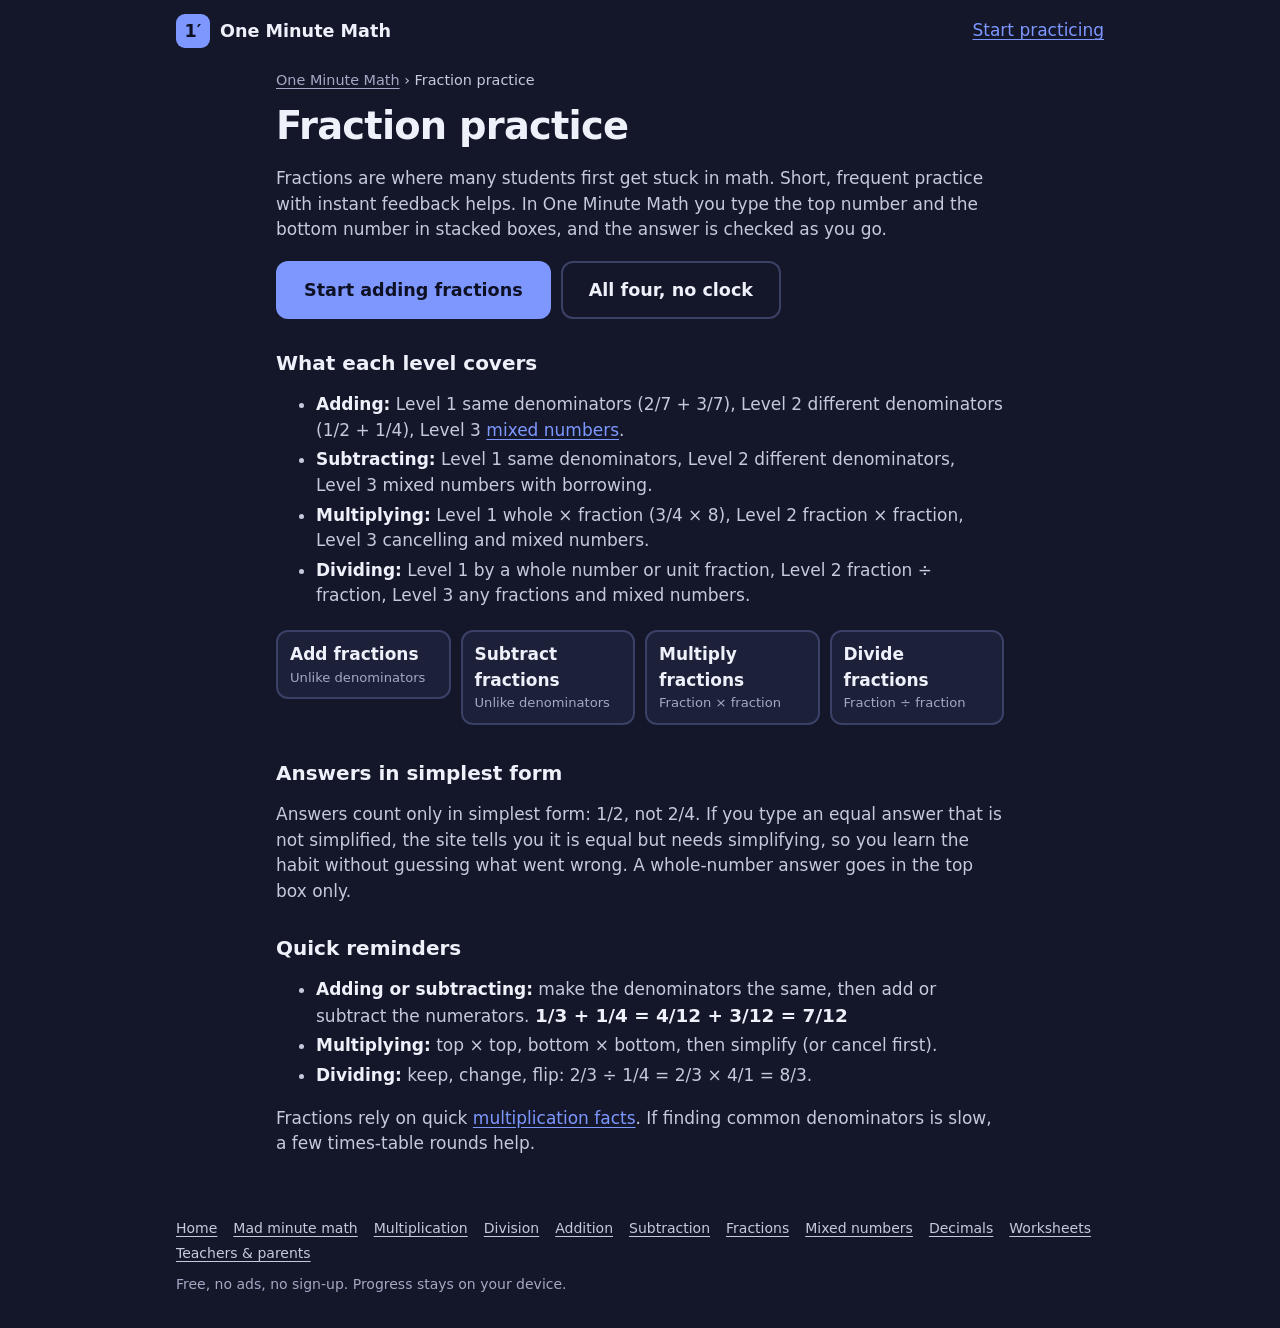
<file: fraction-practice/index.html>
<!DOCTYPE html>
<html lang="en">
<head>
  <meta charset="utf-8">
  <meta name="robots" content="noindex">
  <meta name="viewport" content="width=device-width, initial-scale=1, viewport-fit=cover">
  <title>PREVIEW · Fraction Practice: Add, Subtract, Multiply and Divide Fractions</title>
  <meta name="description" content="Free fraction practice with instant checking: adding and subtracting fractions with like and unlike denominators, multiplying and dividing fractions. Simplest form.">
  <link rel="canonical" href="https://oneminmath.com/fraction-practice/">
  <meta name="theme-color" content="#141729">
  <meta name="color-scheme" content="dark">
  <meta http-equiv="Content-Security-Policy" content="default-src 'self'; script-src 'self' https://gc.zgo.at; style-src 'self'; img-src 'self' data: https://oneminmath.goatcounter.com; connect-src 'self' https://*.supabase.co https://oneminmath.goatcounter.com; base-uri 'self'; form-action 'none'">
  <meta name="referrer" content="strict-origin-when-cross-origin">
  <meta property="og:type" content="article">
  <meta property="og:site_name" content="One Minute Math">
  <meta property="og:title" content="Fraction Practice: Add, Subtract, Multiply and Divide Fractions">
  <meta property="og:description" content="Free fraction practice with instant checking: adding and subtracting fractions with like and unlike denominators, multiplying and dividing fractions. Simplest form.">
  <meta property="og:url" content="https://oneminmath.com/fraction-practice/">
  <meta property="og:image" content="https://oneminmath.com/static/og-image.png">
  <meta property="og:image:width" content="1200">
  <meta property="og:image:height" content="630">
  <meta name="twitter:card" content="summary_large_image">
  <meta name="twitter:image" content="https://oneminmath.com/static/og-image.png">
  <link rel="icon" href="../static/favicon.ico">
  <link rel="icon" type="image/png" sizes="32x32" href="../static/favicon-32x32.png">
  <link rel="apple-touch-icon" sizes="180x180" href="../static/apple-touch-icon.png">
  <link rel="manifest" href="../static/site.webmanifest">
  <link rel="stylesheet" href="../static/css/style.css">
  <script type="application/ld+json">{"@context": "https://schema.org", "@type": "BreadcrumbList", "itemListElement": [{"@type": "ListItem", "position": 1, "name": "One Minute Math", "item": "https://oneminmath.com/"}, {"@type": "ListItem", "position": 2, "name": "Fraction practice", "item": "https://oneminmath.com/fraction-practice/"}]}</script>
</head>
<body>
  <a class="skip" href="#main">Skip to content</a>
  <header class="site-header">
    <a class="brand" href="../" aria-label="One Minute Math home"><span class="brand-mark" aria-hidden="true">1′</span> One Minute Math</a>
    <nav><a href="../">Start practicing</a></nav>
  </header>
  <main id="main" class="guide">
    <p class="crumbs"><a href="../">One Minute Math</a> › Fraction practice</p>
    <h1>Fraction practice</h1>

    <p>Fractions are where many students first get stuck in math. Short, frequent practice with instant feedback helps. In One Minute Math you type the top number and the bottom number in stacked boxes, and the answer is checked as you go.</p>
    <div class="cta"><a class="btn primary big" href="../?numbers=frac&amp;op=add&amp;level=1">Start adding fractions</a><a class="btn ghost big" href="../?numbers=frac&amp;op=mixed&amp;level=2&amp;clock=practice">All four, no clock</a></div>
    <h2>What each level covers</h2>
    <ul>
      <li><strong>Adding:</strong> Level 1 same denominators (2/7 + 3/7), Level 2 different denominators (1/2 + 1/4), Level 3 <a href="../mixed-numbers/">mixed numbers</a>.</li>
      <li><strong>Subtracting:</strong> Level 1 same denominators, Level 2 different denominators, Level 3 mixed numbers with borrowing.</li>
      <li><strong>Multiplying:</strong> Level 1 whole × fraction (3/4 × 8), Level 2 fraction × fraction, Level 3 cancelling and mixed numbers.</li>
      <li><strong>Dividing:</strong> Level 1 by a whole number or unit fraction, Level 2 fraction ÷ fraction, Level 3 any fractions and mixed numbers.</li>
    </ul>
    <ul class="quick"><li><a href="../?numbers=frac&amp;op=add&amp;level=2">Add fractions<small>Unlike denominators</small></a></li><li><a href="../?numbers=frac&amp;op=subtract&amp;level=2">Subtract fractions<small>Unlike denominators</small></a></li><li><a href="../?numbers=frac&amp;op=multiply&amp;level=2">Multiply fractions<small>Fraction × fraction</small></a></li><li><a href="../?numbers=frac&amp;op=divide&amp;level=2">Divide fractions<small>Fraction ÷ fraction</small></a></li></ul>
    <h2>Answers in simplest form</h2>
    <p>Answers count only in simplest form: 1/2, not 2/4. If you type an equal answer that is not simplified, the site tells you it is equal but needs simplifying, so you learn the habit without guessing what went wrong. A whole-number answer goes in the top box only.</p>
    <h2>Quick reminders</h2>
    <ul>
      <li><strong>Adding or subtracting:</strong> make the denominators the same, then add or subtract the numerators. <span class="example">1/3 + 1/4 = 4/12 + 3/12 = 7/12</span></li>
      <li><strong>Multiplying:</strong> top × top, bottom × bottom, then simplify (or cancel first).</li>
      <li><strong>Dividing:</strong> keep, change, flip: 2/3 ÷ 1/4 = 2/3 × 4/1 = 8/3.</li>
    </ul>
    <p>Fractions rely on quick <a href="../multiplication-facts/">multiplication facts</a>. If finding common denominators is slow, a few times-table rounds help.</p>

  </main>
  <footer class="site-footer">
    <nav class="footnav" aria-label="Guides">
      <a href="../">Home</a>
      <a href="../mad-minute-math/">Mad minute math</a>
      <a href="../multiplication-facts/">Multiplication</a>
      <a href="../division-facts/">Division</a>
      <a href="../addition-facts/">Addition</a>
      <a href="../subtraction-facts/">Subtraction</a>
      <a href="../fraction-practice/" aria-current="page">Fractions</a>
      <a href="../mixed-numbers/">Mixed numbers</a>
      <a href="../decimal-practice/">Decimals</a>
      <a href="../printable-math-worksheets/">Worksheets</a>
      <a href="../for-teachers-and-parents/">Teachers &amp; parents</a>
    </nav>
    <p>Free, no ads, no sign-up. Progress stays on your device.</p>
  </footer>
</body>
</html>
</file>
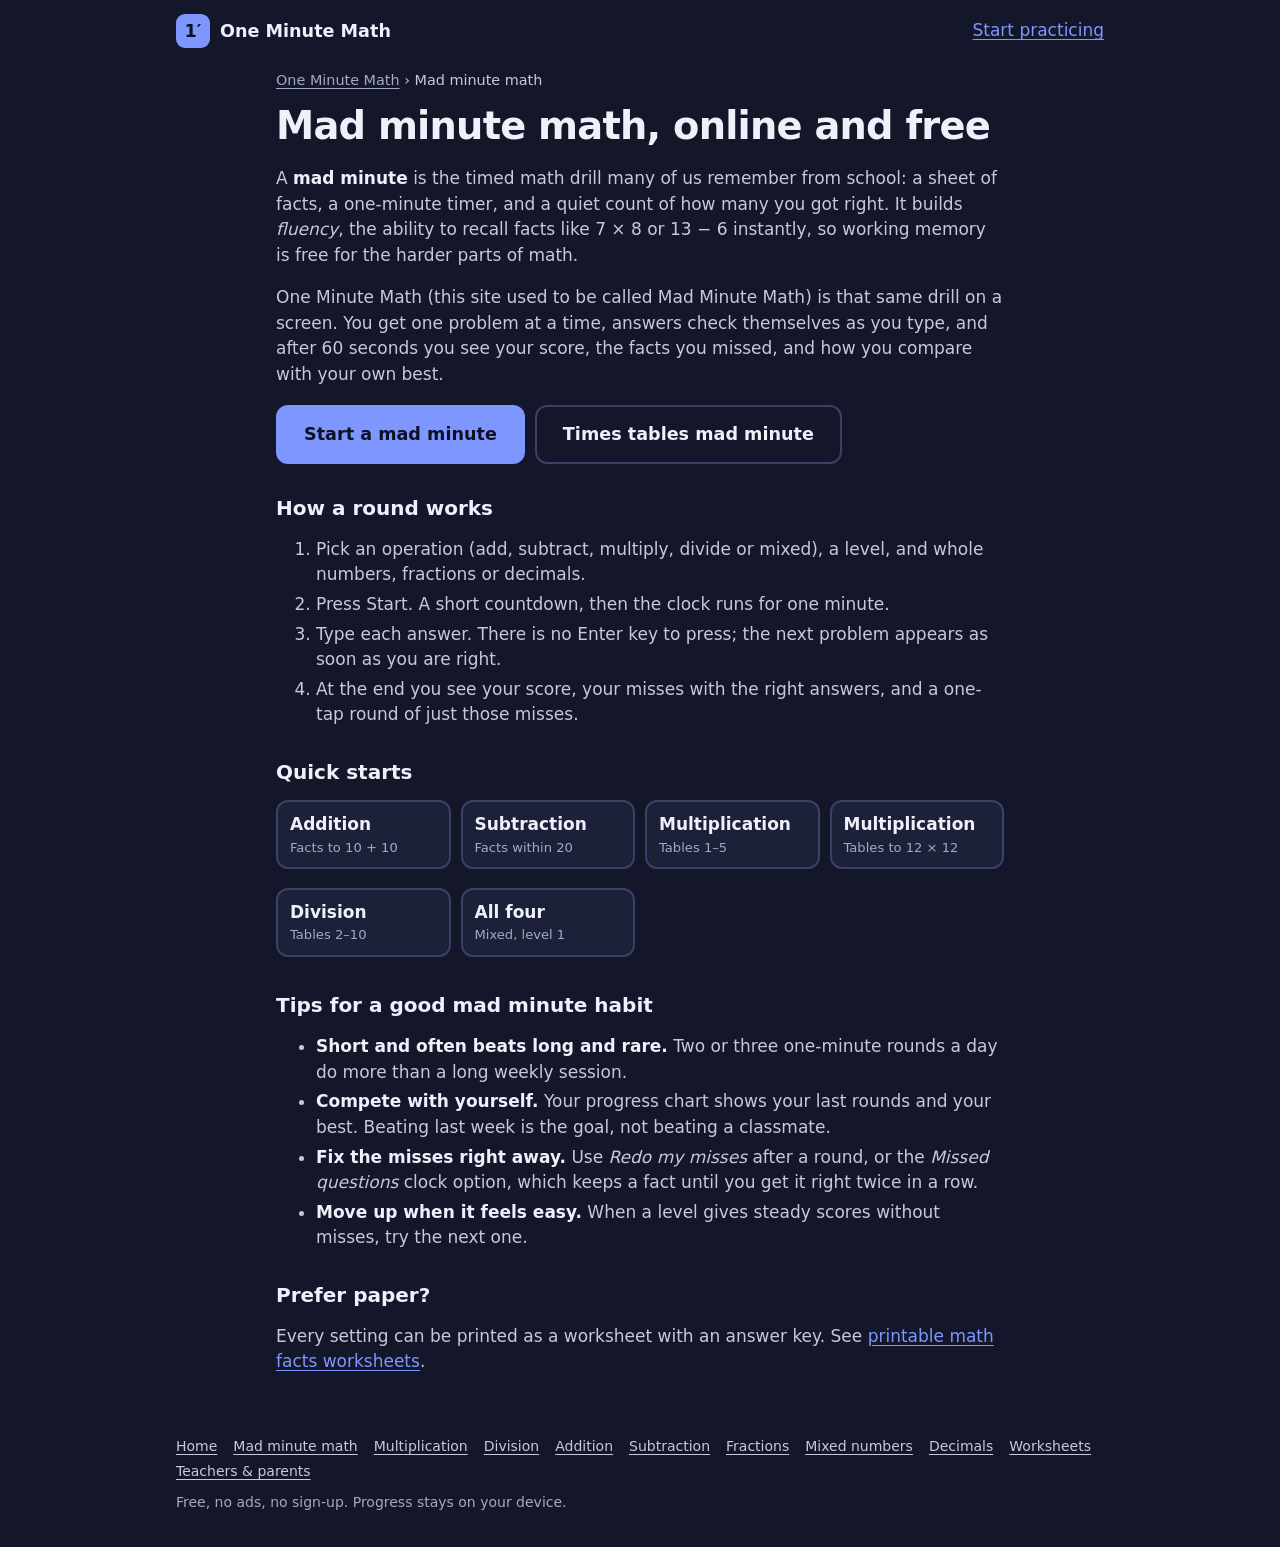
<file: mad-minute-math/index.html>
<!DOCTYPE html>
<html lang="en">
<head>
  <meta charset="utf-8">
  <meta name="robots" content="noindex">
  <meta name="viewport" content="width=device-width, initial-scale=1, viewport-fit=cover">
  <title>PREVIEW · Mad Minute Math Online: Free 1-Minute Timed Math Drills</title>
  <meta name="description" content="Play the classic mad minute math drill online for free. One-minute timed rounds of addition, subtraction, multiplication and division facts. No ads, no sign-up.">
  <link rel="canonical" href="https://oneminmath.com/mad-minute-math/">
  <meta name="theme-color" content="#141729">
  <meta name="color-scheme" content="dark">
  <meta http-equiv="Content-Security-Policy" content="default-src 'self'; script-src 'self' https://gc.zgo.at; style-src 'self'; img-src 'self' data: https://oneminmath.goatcounter.com; connect-src 'self' https://*.supabase.co https://oneminmath.goatcounter.com; base-uri 'self'; form-action 'none'">
  <meta name="referrer" content="strict-origin-when-cross-origin">
  <meta property="og:type" content="article">
  <meta property="og:site_name" content="One Minute Math">
  <meta property="og:title" content="Mad Minute Math Online: Free 1-Minute Timed Math Drills">
  <meta property="og:description" content="Play the classic mad minute math drill online for free. One-minute timed rounds of addition, subtraction, multiplication and division facts. No ads, no sign-up.">
  <meta property="og:url" content="https://oneminmath.com/mad-minute-math/">
  <meta property="og:image" content="https://oneminmath.com/static/og-image.png">
  <meta property="og:image:width" content="1200">
  <meta property="og:image:height" content="630">
  <meta name="twitter:card" content="summary_large_image">
  <meta name="twitter:image" content="https://oneminmath.com/static/og-image.png">
  <link rel="icon" href="../static/favicon.ico">
  <link rel="icon" type="image/png" sizes="32x32" href="../static/favicon-32x32.png">
  <link rel="apple-touch-icon" sizes="180x180" href="../static/apple-touch-icon.png">
  <link rel="manifest" href="../static/site.webmanifest">
  <link rel="stylesheet" href="../static/css/style.css">
  <script type="application/ld+json">{"@context": "https://schema.org", "@type": "BreadcrumbList", "itemListElement": [{"@type": "ListItem", "position": 1, "name": "One Minute Math", "item": "https://oneminmath.com/"}, {"@type": "ListItem", "position": 2, "name": "Mad minute math", "item": "https://oneminmath.com/mad-minute-math/"}]}</script>
</head>
<body>
  <a class="skip" href="#main">Skip to content</a>
  <header class="site-header">
    <a class="brand" href="../" aria-label="One Minute Math home"><span class="brand-mark" aria-hidden="true">1′</span> One Minute Math</a>
    <nav><a href="../">Start practicing</a></nav>
  </header>
  <main id="main" class="guide">
    <p class="crumbs"><a href="../">One Minute Math</a> › Mad minute math</p>
    <h1>Mad minute math, online and free</h1>

    <p>A <strong>mad minute</strong> is the timed math drill many of us remember from school: a sheet of facts, a one-minute timer, and a quiet count of how many you got right. It builds <em>fluency</em>, the ability to recall facts like 7 × 8 or 13 − 6 instantly, so working memory is free for the harder parts of math.</p>
    <p>One Minute Math (this site used to be called Mad Minute Math) is that same drill on a screen. You get one problem at a time, answers check themselves as you type, and after 60 seconds you see your score, the facts you missed, and how you compare with your own best.</p>
    <div class="cta"><a class="btn primary big" href="../?op=add&amp;level=1">Start a mad minute</a><a class="btn ghost big" href="../?op=multiply&amp;level=2">Times tables mad minute</a></div>
    <h2>How a round works</h2>
    <ol>
      <li>Pick an operation (add, subtract, multiply, divide or mixed), a level, and whole numbers, fractions or decimals.</li>
      <li>Press Start. A short countdown, then the clock runs for one minute.</li>
      <li>Type each answer. There is no Enter key to press; the next problem appears as soon as you are right.</li>
      <li>At the end you see your score, your misses with the right answers, and a one-tap round of just those misses.</li>
    </ol>
    <h2>Quick starts</h2>
    <ul class="quick"><li><a href="../?op=add&amp;level=1">Addition<small>Facts to 10 + 10</small></a></li><li><a href="../?op=subtract&amp;level=1">Subtraction<small>Facts within 20</small></a></li><li><a href="../?op=multiply&amp;level=1">Multiplication<small>Tables 1–5</small></a></li><li><a href="../?op=multiply&amp;level=3">Multiplication<small>Tables to 12 × 12</small></a></li><li><a href="../?op=divide&amp;level=2">Division<small>Tables 2–10</small></a></li><li><a href="../?op=mixed&amp;level=1">All four<small>Mixed, level 1</small></a></li></ul>
    <h2>Tips for a good mad minute habit</h2>
    <ul>
      <li><strong>Short and often beats long and rare.</strong> Two or three one-minute rounds a day do more than a long weekly session.</li>
      <li><strong>Compete with yourself.</strong> Your progress chart shows your last rounds and your best. Beating last week is the goal, not beating a classmate.</li>
      <li><strong>Fix the misses right away.</strong> Use <em>Redo my misses</em> after a round, or the <em>Missed questions</em> clock option, which keeps a fact until you get it right twice in a row.</li>
      <li><strong>Move up when it feels easy.</strong> When a level gives steady scores without misses, try the next one.</li>
    </ul>
    <h2>Prefer paper?</h2>
    <p>Every setting can be printed as a worksheet with an answer key. See <a href="../printable-math-worksheets/">printable math facts worksheets</a>.</p>

  </main>
  <footer class="site-footer">
    <nav class="footnav" aria-label="Guides">
      <a href="../">Home</a>
      <a href="../mad-minute-math/" aria-current="page">Mad minute math</a>
      <a href="../multiplication-facts/">Multiplication</a>
      <a href="../division-facts/">Division</a>
      <a href="../addition-facts/">Addition</a>
      <a href="../subtraction-facts/">Subtraction</a>
      <a href="../fraction-practice/">Fractions</a>
      <a href="../mixed-numbers/">Mixed numbers</a>
      <a href="../decimal-practice/">Decimals</a>
      <a href="../printable-math-worksheets/">Worksheets</a>
      <a href="../for-teachers-and-parents/">Teachers &amp; parents</a>
    </nav>
    <p>Free, no ads, no sign-up. Progress stays on your device.</p>
  </footer>
</body>
</html>
</file>
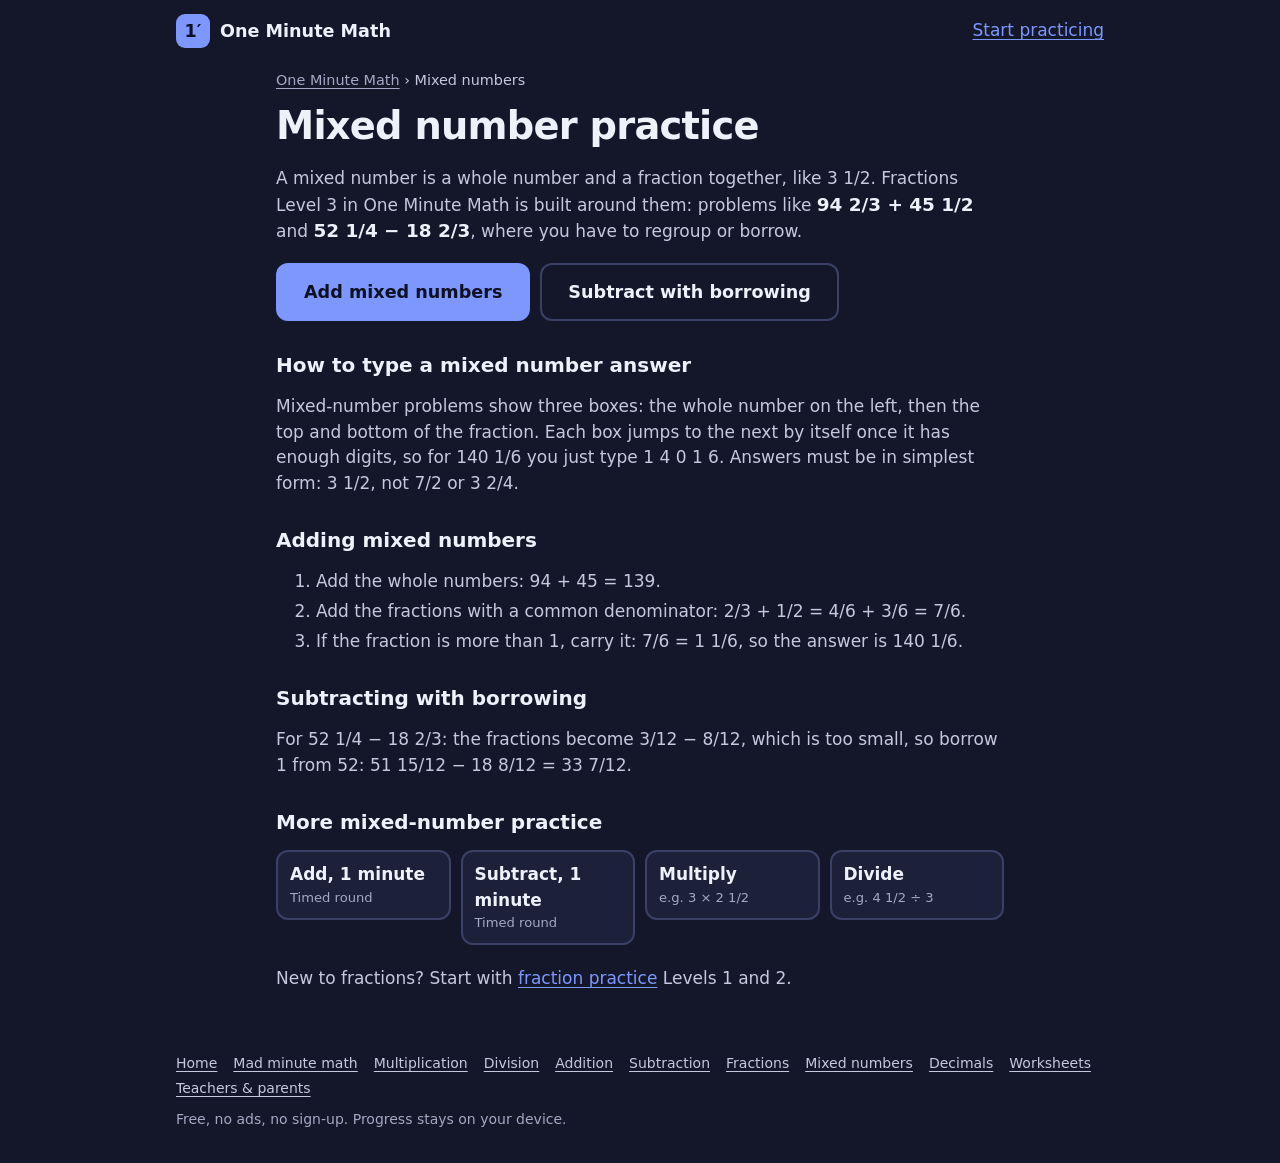
<file: mixed-numbers/index.html>
<!DOCTYPE html>
<html lang="en">
<head>
  <meta charset="utf-8">
  <meta name="robots" content="noindex">
  <meta name="viewport" content="width=device-width, initial-scale=1, viewport-fit=cover">
  <title>PREVIEW · Mixed Number Practice: Add and Subtract Mixed Numbers</title>
  <meta name="description" content="Practice adding, subtracting, multiplying and dividing mixed numbers like 94 2/3 + 45 1/2, including subtraction with borrowing. Free, instant checking, no ads.">
  <link rel="canonical" href="https://oneminmath.com/mixed-numbers/">
  <meta name="theme-color" content="#141729">
  <meta name="color-scheme" content="dark">
  <meta http-equiv="Content-Security-Policy" content="default-src 'self'; script-src 'self' https://gc.zgo.at; style-src 'self'; img-src 'self' data: https://oneminmath.goatcounter.com; connect-src 'self' https://*.supabase.co https://oneminmath.goatcounter.com; base-uri 'self'; form-action 'none'">
  <meta name="referrer" content="strict-origin-when-cross-origin">
  <meta property="og:type" content="article">
  <meta property="og:site_name" content="One Minute Math">
  <meta property="og:title" content="Mixed Number Practice: Add and Subtract Mixed Numbers">
  <meta property="og:description" content="Practice adding, subtracting, multiplying and dividing mixed numbers like 94 2/3 + 45 1/2, including subtraction with borrowing. Free, instant checking, no ads.">
  <meta property="og:url" content="https://oneminmath.com/mixed-numbers/">
  <meta property="og:image" content="https://oneminmath.com/static/og-image.png">
  <meta property="og:image:width" content="1200">
  <meta property="og:image:height" content="630">
  <meta name="twitter:card" content="summary_large_image">
  <meta name="twitter:image" content="https://oneminmath.com/static/og-image.png">
  <link rel="icon" href="../static/favicon.ico">
  <link rel="icon" type="image/png" sizes="32x32" href="../static/favicon-32x32.png">
  <link rel="apple-touch-icon" sizes="180x180" href="../static/apple-touch-icon.png">
  <link rel="manifest" href="../static/site.webmanifest">
  <link rel="stylesheet" href="../static/css/style.css">
  <script type="application/ld+json">{"@context": "https://schema.org", "@type": "BreadcrumbList", "itemListElement": [{"@type": "ListItem", "position": 1, "name": "One Minute Math", "item": "https://oneminmath.com/"}, {"@type": "ListItem", "position": 2, "name": "Mixed numbers", "item": "https://oneminmath.com/mixed-numbers/"}]}</script>
</head>
<body>
  <a class="skip" href="#main">Skip to content</a>
  <header class="site-header">
    <a class="brand" href="../" aria-label="One Minute Math home"><span class="brand-mark" aria-hidden="true">1′</span> One Minute Math</a>
    <nav><a href="../">Start practicing</a></nav>
  </header>
  <main id="main" class="guide">
    <p class="crumbs"><a href="../">One Minute Math</a> › Mixed numbers</p>
    <h1>Mixed number practice</h1>

    <p>A mixed number is a whole number and a fraction together, like 3 1/2. Fractions Level 3 in One Minute Math is built around them: problems like <span class="example">94 2/3 + 45 1/2</span> and <span class="example">52 1/4 − 18 2/3</span>, where you have to regroup or borrow.</p>
    <div class="cta"><a class="btn primary big" href="../?numbers=frac&amp;op=add&amp;level=3&amp;clock=practice">Add mixed numbers</a><a class="btn ghost big" href="../?numbers=frac&amp;op=subtract&amp;level=3&amp;clock=practice">Subtract with borrowing</a></div>
    <h2>How to type a mixed number answer</h2>
    <p>Mixed-number problems show three boxes: the whole number on the left, then the top and bottom of the fraction. Each box jumps to the next by itself once it has enough digits, so for 140 1/6 you just type 1 4 0 1 6. Answers must be in simplest form: 3 1/2, not 7/2 or 3 2/4.</p>
    <h2>Adding mixed numbers</h2>
    <ol>
      <li>Add the whole numbers: 94 + 45 = 139.</li>
      <li>Add the fractions with a common denominator: 2/3 + 1/2 = 4/6 + 3/6 = 7/6.</li>
      <li>If the fraction is more than 1, carry it: 7/6 = 1 1/6, so the answer is 140 1/6.</li>
    </ol>
    <h2>Subtracting with borrowing</h2>
    <p>For 52 1/4 − 18 2/3: the fractions become 3/12 − 8/12, which is too small, so borrow 1 from 52: 51 15/12 − 18 8/12 = 33 7/12.</p>
    <h2>More mixed-number practice</h2>
    <ul class="quick"><li><a href="../?numbers=frac&amp;op=add&amp;level=3">Add, 1 minute<small>Timed round</small></a></li><li><a href="../?numbers=frac&amp;op=subtract&amp;level=3">Subtract, 1 minute<small>Timed round</small></a></li><li><a href="../?numbers=frac&amp;op=multiply&amp;level=3&amp;clock=practice">Multiply<small>e.g. 3 × 2 1/2</small></a></li><li><a href="../?numbers=frac&amp;op=divide&amp;level=3&amp;clock=practice">Divide<small>e.g. 4 1/2 ÷ 3</small></a></li></ul>
    <p>New to fractions? Start with <a href="../fraction-practice/">fraction practice</a> Levels 1 and 2.</p>

  </main>
  <footer class="site-footer">
    <nav class="footnav" aria-label="Guides">
      <a href="../">Home</a>
      <a href="../mad-minute-math/">Mad minute math</a>
      <a href="../multiplication-facts/">Multiplication</a>
      <a href="../division-facts/">Division</a>
      <a href="../addition-facts/">Addition</a>
      <a href="../subtraction-facts/">Subtraction</a>
      <a href="../fraction-practice/">Fractions</a>
      <a href="../mixed-numbers/" aria-current="page">Mixed numbers</a>
      <a href="../decimal-practice/">Decimals</a>
      <a href="../printable-math-worksheets/">Worksheets</a>
      <a href="../for-teachers-and-parents/">Teachers &amp; parents</a>
    </nav>
    <p>Free, no ads, no sign-up. Progress stays on your device.</p>
  </footer>
</body>
</html>
</file>
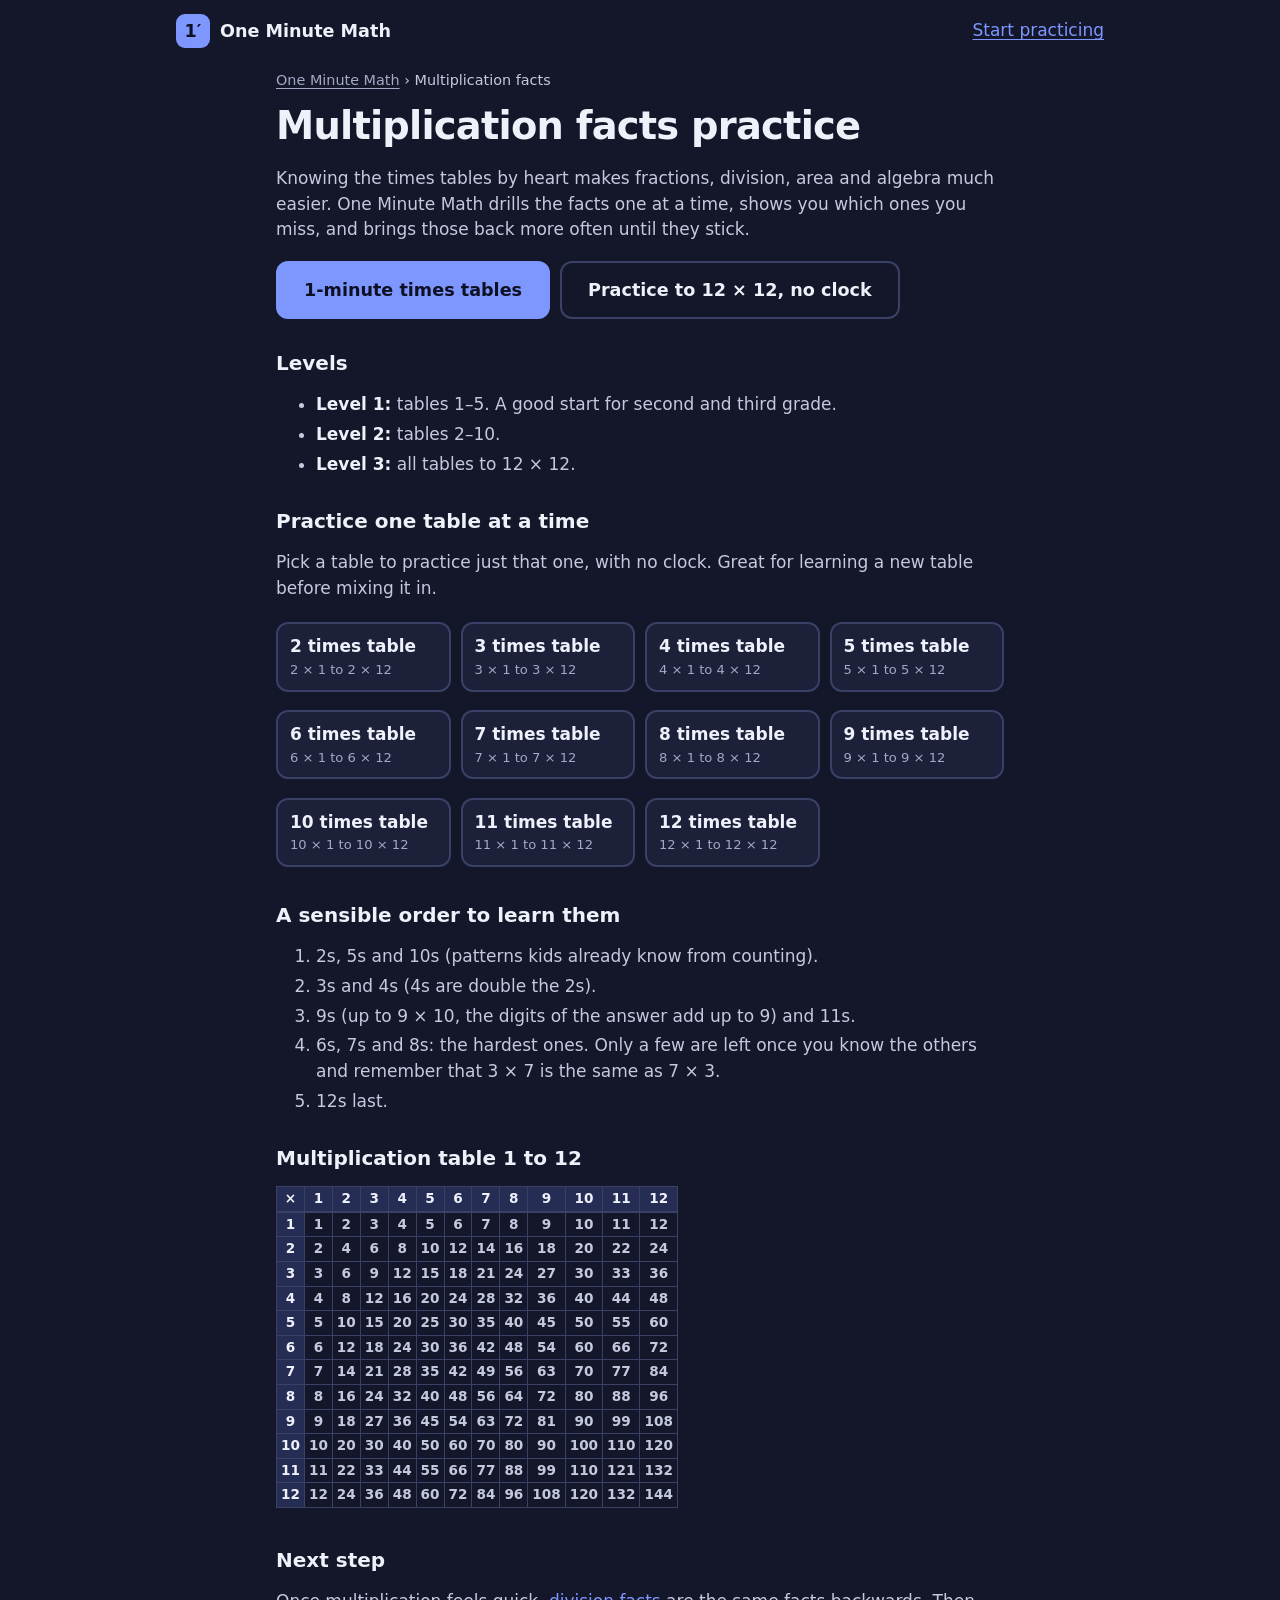
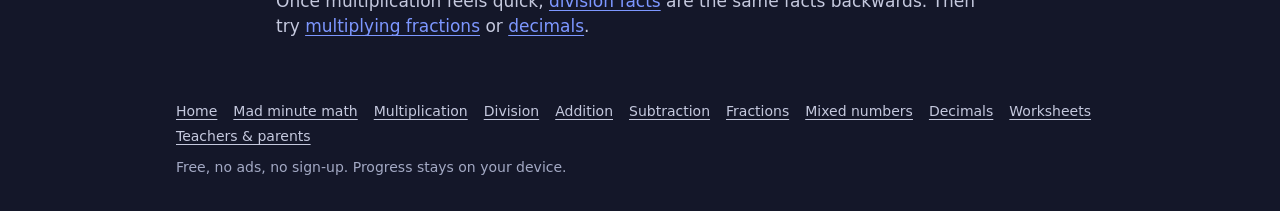
<file: multiplication-facts/index.html>
<!DOCTYPE html>
<html lang="en">
<head>
  <meta charset="utf-8">
  <meta name="robots" content="noindex">
  <meta name="viewport" content="width=device-width, initial-scale=1, viewport-fit=cover">
  <title>PREVIEW · Multiplication Facts Practice: Free Times Tables Drill</title>
  <meta name="description" content="Practice multiplication facts and times tables 1 to 12 in one-minute rounds or at your own pace. Focus on one table, print worksheets. Free, no ads.">
  <link rel="canonical" href="https://oneminmath.com/multiplication-facts/">
  <meta name="theme-color" content="#141729">
  <meta name="color-scheme" content="dark">
  <meta http-equiv="Content-Security-Policy" content="default-src 'self'; script-src 'self' https://gc.zgo.at; style-src 'self'; img-src 'self' data: https://oneminmath.goatcounter.com; connect-src 'self' https://*.supabase.co https://oneminmath.goatcounter.com; base-uri 'self'; form-action 'none'">
  <meta name="referrer" content="strict-origin-when-cross-origin">
  <meta property="og:type" content="article">
  <meta property="og:site_name" content="One Minute Math">
  <meta property="og:title" content="Multiplication Facts Practice: Free Times Tables Drill">
  <meta property="og:description" content="Practice multiplication facts and times tables 1 to 12 in one-minute rounds or at your own pace. Focus on one table, print worksheets. Free, no ads.">
  <meta property="og:url" content="https://oneminmath.com/multiplication-facts/">
  <meta property="og:image" content="https://oneminmath.com/static/og-image.png">
  <meta property="og:image:width" content="1200">
  <meta property="og:image:height" content="630">
  <meta name="twitter:card" content="summary_large_image">
  <meta name="twitter:image" content="https://oneminmath.com/static/og-image.png">
  <link rel="icon" href="../static/favicon.ico">
  <link rel="icon" type="image/png" sizes="32x32" href="../static/favicon-32x32.png">
  <link rel="apple-touch-icon" sizes="180x180" href="../static/apple-touch-icon.png">
  <link rel="manifest" href="../static/site.webmanifest">
  <link rel="stylesheet" href="../static/css/style.css">
  <script type="application/ld+json">{"@context": "https://schema.org", "@type": "BreadcrumbList", "itemListElement": [{"@type": "ListItem", "position": 1, "name": "One Minute Math", "item": "https://oneminmath.com/"}, {"@type": "ListItem", "position": 2, "name": "Multiplication facts", "item": "https://oneminmath.com/multiplication-facts/"}]}</script>
</head>
<body>
  <a class="skip" href="#main">Skip to content</a>
  <header class="site-header">
    <a class="brand" href="../" aria-label="One Minute Math home"><span class="brand-mark" aria-hidden="true">1′</span> One Minute Math</a>
    <nav><a href="../">Start practicing</a></nav>
  </header>
  <main id="main" class="guide">
    <p class="crumbs"><a href="../">One Minute Math</a> › Multiplication facts</p>
    <h1>Multiplication facts practice</h1>

    <p>Knowing the times tables by heart makes fractions, division, area and algebra much easier. One Minute Math drills the facts one at a time, shows you which ones you miss, and brings those back more often until they stick.</p>
    <div class="cta"><a class="btn primary big" href="../?op=multiply&amp;level=1">1-minute times tables</a><a class="btn ghost big" href="../?op=multiply&amp;level=3&amp;clock=practice">Practice to 12 × 12, no clock</a></div>
    <h2>Levels</h2>
    <ul>
      <li><strong>Level 1:</strong> tables 1–5. A good start for second and third grade.</li>
      <li><strong>Level 2:</strong> tables 2–10.</li>
      <li><strong>Level 3:</strong> all tables to 12 × 12.</li>
    </ul>
    <h2>Practice one table at a time</h2>
    <p>Pick a table to practice just that one, with no clock. Great for learning a new table before mixing it in.</p>
    <ul class="quick"><li><a href="../?op=multiply&amp;table=2&amp;clock=practice&amp;level=3">2 times table<small>2 × 1 to 2 × 12</small></a></li><li><a href="../?op=multiply&amp;table=3&amp;clock=practice&amp;level=3">3 times table<small>3 × 1 to 3 × 12</small></a></li><li><a href="../?op=multiply&amp;table=4&amp;clock=practice&amp;level=3">4 times table<small>4 × 1 to 4 × 12</small></a></li><li><a href="../?op=multiply&amp;table=5&amp;clock=practice&amp;level=3">5 times table<small>5 × 1 to 5 × 12</small></a></li><li><a href="../?op=multiply&amp;table=6&amp;clock=practice&amp;level=3">6 times table<small>6 × 1 to 6 × 12</small></a></li><li><a href="../?op=multiply&amp;table=7&amp;clock=practice&amp;level=3">7 times table<small>7 × 1 to 7 × 12</small></a></li><li><a href="../?op=multiply&amp;table=8&amp;clock=practice&amp;level=3">8 times table<small>8 × 1 to 8 × 12</small></a></li><li><a href="../?op=multiply&amp;table=9&amp;clock=practice&amp;level=3">9 times table<small>9 × 1 to 9 × 12</small></a></li><li><a href="../?op=multiply&amp;table=10&amp;clock=practice&amp;level=3">10 times table<small>10 × 1 to 10 × 12</small></a></li><li><a href="../?op=multiply&amp;table=11&amp;clock=practice&amp;level=3">11 times table<small>11 × 1 to 11 × 12</small></a></li><li><a href="../?op=multiply&amp;table=12&amp;clock=practice&amp;level=3">12 times table<small>12 × 1 to 12 × 12</small></a></li></ul>
    <h2>A sensible order to learn them</h2>
    <ol>
      <li>2s, 5s and 10s (patterns kids already know from counting).</li>
      <li>3s and 4s (4s are double the 2s).</li>
      <li>9s (up to 9 × 10, the digits of the answer add up to 9) and 11s.</li>
      <li>6s, 7s and 8s: the hardest ones. Only a few are left once you know the others and remember that 3 × 7 is the same as 7 × 3.</li>
      <li>12s last.</li>
    </ol>
    <h2>Multiplication table 1 to 12</h2>
    <div class="tablewrap"><table class="facts"><caption class="sr-only">Multiplication table 1 to 12</caption><thead><tr><th scope="col">×</th><th scope="col">1</th><th scope="col">2</th><th scope="col">3</th><th scope="col">4</th><th scope="col">5</th><th scope="col">6</th><th scope="col">7</th><th scope="col">8</th><th scope="col">9</th><th scope="col">10</th><th scope="col">11</th><th scope="col">12</th></tr></thead><tbody><tr><th scope="row">1</th><td>1</td><td>2</td><td>3</td><td>4</td><td>5</td><td>6</td><td>7</td><td>8</td><td>9</td><td>10</td><td>11</td><td>12</td></tr><tr><th scope="row">2</th><td>2</td><td>4</td><td>6</td><td>8</td><td>10</td><td>12</td><td>14</td><td>16</td><td>18</td><td>20</td><td>22</td><td>24</td></tr><tr><th scope="row">3</th><td>3</td><td>6</td><td>9</td><td>12</td><td>15</td><td>18</td><td>21</td><td>24</td><td>27</td><td>30</td><td>33</td><td>36</td></tr><tr><th scope="row">4</th><td>4</td><td>8</td><td>12</td><td>16</td><td>20</td><td>24</td><td>28</td><td>32</td><td>36</td><td>40</td><td>44</td><td>48</td></tr><tr><th scope="row">5</th><td>5</td><td>10</td><td>15</td><td>20</td><td>25</td><td>30</td><td>35</td><td>40</td><td>45</td><td>50</td><td>55</td><td>60</td></tr><tr><th scope="row">6</th><td>6</td><td>12</td><td>18</td><td>24</td><td>30</td><td>36</td><td>42</td><td>48</td><td>54</td><td>60</td><td>66</td><td>72</td></tr><tr><th scope="row">7</th><td>7</td><td>14</td><td>21</td><td>28</td><td>35</td><td>42</td><td>49</td><td>56</td><td>63</td><td>70</td><td>77</td><td>84</td></tr><tr><th scope="row">8</th><td>8</td><td>16</td><td>24</td><td>32</td><td>40</td><td>48</td><td>56</td><td>64</td><td>72</td><td>80</td><td>88</td><td>96</td></tr><tr><th scope="row">9</th><td>9</td><td>18</td><td>27</td><td>36</td><td>45</td><td>54</td><td>63</td><td>72</td><td>81</td><td>90</td><td>99</td><td>108</td></tr><tr><th scope="row">10</th><td>10</td><td>20</td><td>30</td><td>40</td><td>50</td><td>60</td><td>70</td><td>80</td><td>90</td><td>100</td><td>110</td><td>120</td></tr><tr><th scope="row">11</th><td>11</td><td>22</td><td>33</td><td>44</td><td>55</td><td>66</td><td>77</td><td>88</td><td>99</td><td>110</td><td>121</td><td>132</td></tr><tr><th scope="row">12</th><td>12</td><td>24</td><td>36</td><td>48</td><td>60</td><td>72</td><td>84</td><td>96</td><td>108</td><td>120</td><td>132</td><td>144</td></tr></tbody></table></div>
    <h2>Next step</h2>
    <p>Once multiplication feels quick, <a href="../division-facts/">division facts</a> are the same facts backwards. Then try <a href="../fraction-practice/">multiplying fractions</a> or <a href="../decimal-practice/">decimals</a>.</p>

  </main>
  <footer class="site-footer">
    <nav class="footnav" aria-label="Guides">
      <a href="../">Home</a>
      <a href="../mad-minute-math/">Mad minute math</a>
      <a href="../multiplication-facts/" aria-current="page">Multiplication</a>
      <a href="../division-facts/">Division</a>
      <a href="../addition-facts/">Addition</a>
      <a href="../subtraction-facts/">Subtraction</a>
      <a href="../fraction-practice/">Fractions</a>
      <a href="../mixed-numbers/">Mixed numbers</a>
      <a href="../decimal-practice/">Decimals</a>
      <a href="../printable-math-worksheets/">Worksheets</a>
      <a href="../for-teachers-and-parents/">Teachers &amp; parents</a>
    </nav>
    <p>Free, no ads, no sign-up. Progress stays on your device.</p>
  </footer>
</body>
</html>
</file>
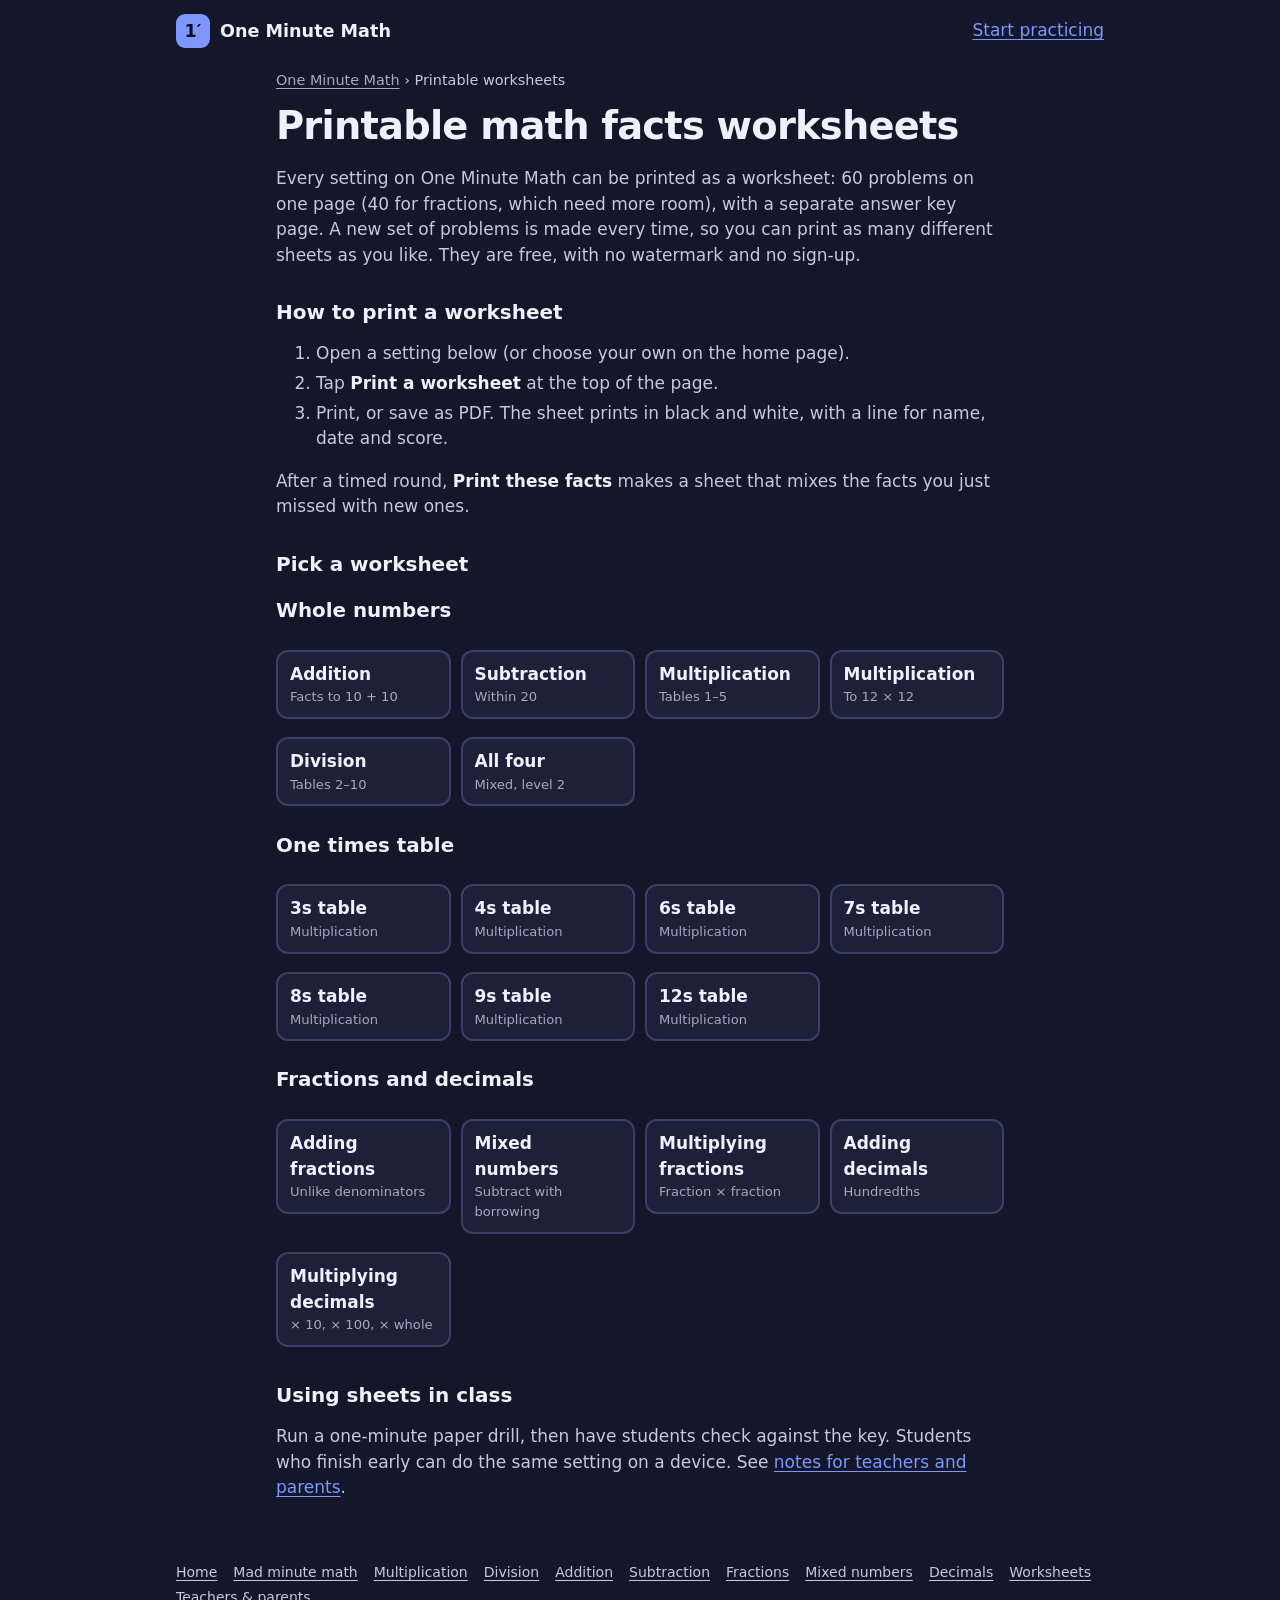
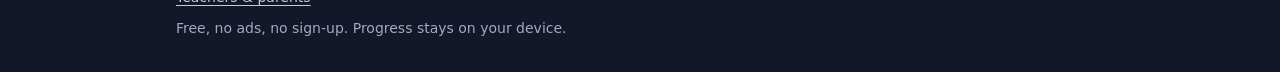
<file: printable-math-worksheets/index.html>
<!DOCTYPE html>
<html lang="en">
<head>
  <meta charset="utf-8">
  <meta name="robots" content="noindex">
  <meta name="viewport" content="width=device-width, initial-scale=1, viewport-fit=cover">
  <title>PREVIEW · Printable Math Facts Worksheets with Answer Keys (Free)</title>
  <meta name="description" content="Print free math facts worksheets with answer keys: addition, subtraction, multiplication, division, fractions, mixed numbers and decimals. A new sheet every time.">
  <link rel="canonical" href="https://oneminmath.com/printable-math-worksheets/">
  <meta name="theme-color" content="#141729">
  <meta name="color-scheme" content="dark">
  <meta http-equiv="Content-Security-Policy" content="default-src 'self'; script-src 'self' https://gc.zgo.at; style-src 'self'; img-src 'self' data: https://oneminmath.goatcounter.com; connect-src 'self' https://*.supabase.co https://oneminmath.goatcounter.com; base-uri 'self'; form-action 'none'">
  <meta name="referrer" content="strict-origin-when-cross-origin">
  <meta property="og:type" content="article">
  <meta property="og:site_name" content="One Minute Math">
  <meta property="og:title" content="Printable Math Facts Worksheets with Answer Keys (Free)">
  <meta property="og:description" content="Print free math facts worksheets with answer keys: addition, subtraction, multiplication, division, fractions, mixed numbers and decimals. A new sheet every time.">
  <meta property="og:url" content="https://oneminmath.com/printable-math-worksheets/">
  <meta property="og:image" content="https://oneminmath.com/static/og-image.png">
  <meta property="og:image:width" content="1200">
  <meta property="og:image:height" content="630">
  <meta name="twitter:card" content="summary_large_image">
  <meta name="twitter:image" content="https://oneminmath.com/static/og-image.png">
  <link rel="icon" href="../static/favicon.ico">
  <link rel="icon" type="image/png" sizes="32x32" href="../static/favicon-32x32.png">
  <link rel="apple-touch-icon" sizes="180x180" href="../static/apple-touch-icon.png">
  <link rel="manifest" href="../static/site.webmanifest">
  <link rel="stylesheet" href="../static/css/style.css">
  <script type="application/ld+json">{"@context": "https://schema.org", "@type": "BreadcrumbList", "itemListElement": [{"@type": "ListItem", "position": 1, "name": "One Minute Math", "item": "https://oneminmath.com/"}, {"@type": "ListItem", "position": 2, "name": "Printable worksheets", "item": "https://oneminmath.com/printable-math-worksheets/"}]}</script>
</head>
<body>
  <a class="skip" href="#main">Skip to content</a>
  <header class="site-header">
    <a class="brand" href="../" aria-label="One Minute Math home"><span class="brand-mark" aria-hidden="true">1′</span> One Minute Math</a>
    <nav><a href="../">Start practicing</a></nav>
  </header>
  <main id="main" class="guide">
    <p class="crumbs"><a href="../">One Minute Math</a> › Printable worksheets</p>
    <h1>Printable math facts worksheets</h1>

    <p>Every setting on One Minute Math can be printed as a worksheet: 60 problems on one page (40 for fractions, which need more room), with a separate answer key page. A new set of problems is made every time, so you can print as many different sheets as you like. They are free, with no watermark and no sign-up.</p>
    <h2>How to print a worksheet</h2>
    <ol>
      <li>Open a setting below (or choose your own on the home page).</li>
      <li>Tap <strong>Print a worksheet</strong> at the top of the page.</li>
      <li>Print, or save as PDF. The sheet prints in black and white, with a line for name, date and score.</li>
    </ol>
    <p>After a timed round, <strong>Print these facts</strong> makes a sheet that mixes the facts you just missed with new ones.</p>
    <h2>Pick a worksheet</h2>
    <h3>Whole numbers</h3>
    <ul class="quick"><li><a href="../?op=add&amp;level=1">Addition<small>Facts to 10 + 10</small></a></li><li><a href="../?op=subtract&amp;level=1">Subtraction<small>Within 20</small></a></li><li><a href="../?op=multiply&amp;level=1">Multiplication<small>Tables 1–5</small></a></li><li><a href="../?op=multiply&amp;level=3">Multiplication<small>To 12 × 12</small></a></li><li><a href="../?op=divide&amp;level=2">Division<small>Tables 2–10</small></a></li><li><a href="../?op=mixed&amp;level=2">All four<small>Mixed, level 2</small></a></li></ul>
    <h3>One times table</h3>
    <ul class="quick"><li><a href="../?op=multiply&amp;table=3&amp;level=3&amp;clock=practice">3s table<small>Multiplication</small></a></li><li><a href="../?op=multiply&amp;table=4&amp;level=3&amp;clock=practice">4s table<small>Multiplication</small></a></li><li><a href="../?op=multiply&amp;table=6&amp;level=3&amp;clock=practice">6s table<small>Multiplication</small></a></li><li><a href="../?op=multiply&amp;table=7&amp;level=3&amp;clock=practice">7s table<small>Multiplication</small></a></li><li><a href="../?op=multiply&amp;table=8&amp;level=3&amp;clock=practice">8s table<small>Multiplication</small></a></li><li><a href="../?op=multiply&amp;table=9&amp;level=3&amp;clock=practice">9s table<small>Multiplication</small></a></li><li><a href="../?op=multiply&amp;table=12&amp;level=3&amp;clock=practice">12s table<small>Multiplication</small></a></li></ul>
    <h3>Fractions and decimals</h3>
    <ul class="quick"><li><a href="../?numbers=frac&amp;op=add&amp;level=2">Adding fractions<small>Unlike denominators</small></a></li><li><a href="../?numbers=frac&amp;op=subtract&amp;level=3">Mixed numbers<small>Subtract with borrowing</small></a></li><li><a href="../?numbers=frac&amp;op=multiply&amp;level=2">Multiplying fractions<small>Fraction × fraction</small></a></li><li><a href="../?numbers=dec&amp;op=add&amp;level=2">Adding decimals<small>Hundredths</small></a></li><li><a href="../?numbers=dec&amp;op=multiply&amp;level=1">Multiplying decimals<small>× 10, × 100, × whole</small></a></li></ul>
    <h2>Using sheets in class</h2>
    <p>Run a one-minute paper drill, then have students check against the key. Students who finish early can do the same setting on a device. See <a href="../for-teachers-and-parents/">notes for teachers and parents</a>.</p>

  </main>
  <footer class="site-footer">
    <nav class="footnav" aria-label="Guides">
      <a href="../">Home</a>
      <a href="../mad-minute-math/">Mad minute math</a>
      <a href="../multiplication-facts/">Multiplication</a>
      <a href="../division-facts/">Division</a>
      <a href="../addition-facts/">Addition</a>
      <a href="../subtraction-facts/">Subtraction</a>
      <a href="../fraction-practice/">Fractions</a>
      <a href="../mixed-numbers/">Mixed numbers</a>
      <a href="../decimal-practice/">Decimals</a>
      <a href="../printable-math-worksheets/" aria-current="page">Worksheets</a>
      <a href="../for-teachers-and-parents/">Teachers &amp; parents</a>
    </nav>
    <p>Free, no ads, no sign-up. Progress stays on your device.</p>
  </footer>
</body>
</html>
</file>
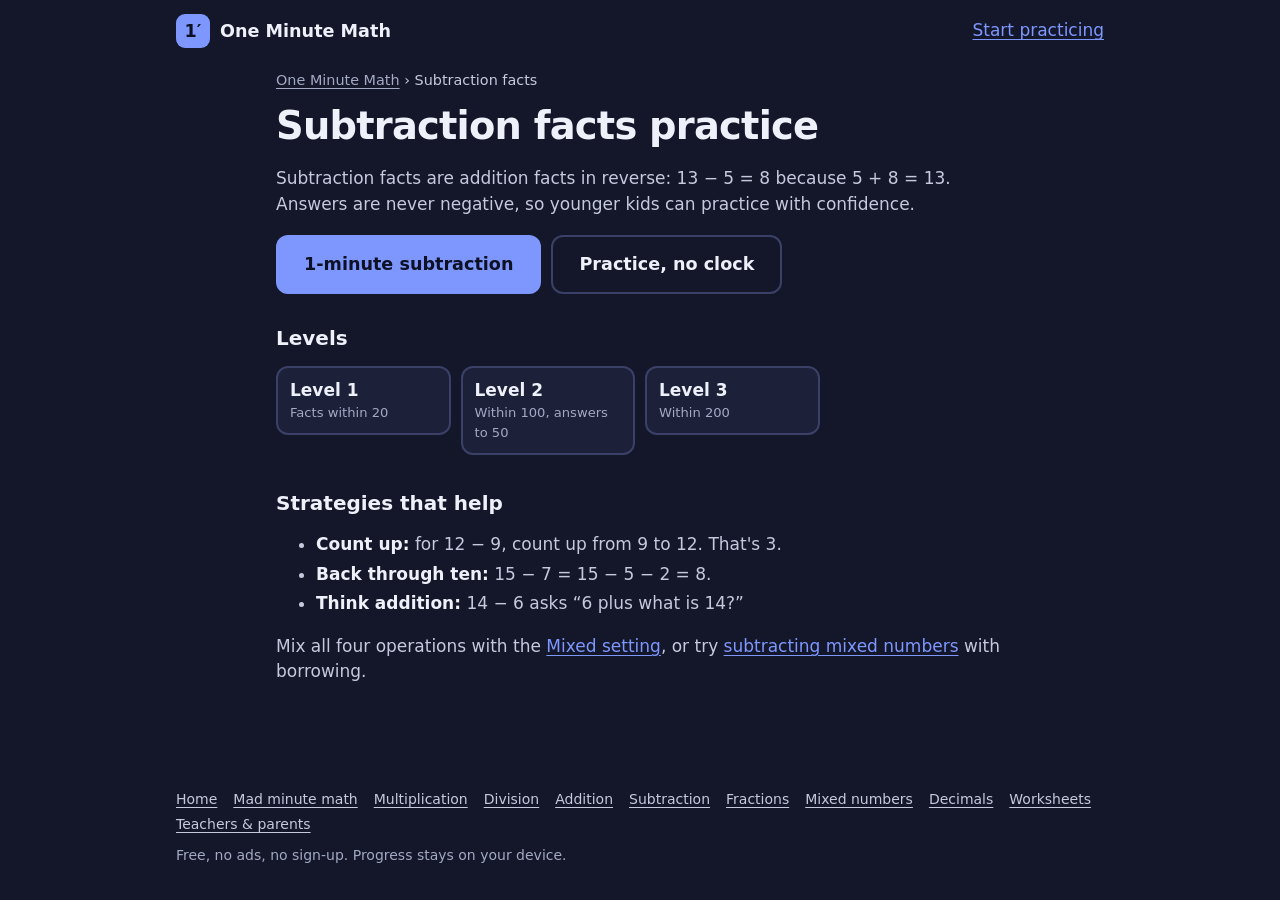
<file: subtraction-facts/index.html>
<!DOCTYPE html>
<html lang="en">
<head>
  <meta charset="utf-8">
  <meta name="robots" content="noindex">
  <meta name="viewport" content="width=device-width, initial-scale=1, viewport-fit=cover">
  <title>PREVIEW · Subtraction Facts Practice: Free Timed Subtraction Drill</title>
  <meta name="description" content="Free subtraction facts practice within 20, then within 100 and 200. One-minute timed rounds, no-clock practice and printable worksheets. No ads, no sign-up.">
  <link rel="canonical" href="https://oneminmath.com/subtraction-facts/">
  <meta name="theme-color" content="#141729">
  <meta name="color-scheme" content="dark">
  <meta http-equiv="Content-Security-Policy" content="default-src 'self'; script-src 'self' https://gc.zgo.at; style-src 'self'; img-src 'self' data: https://oneminmath.goatcounter.com; connect-src 'self' https://*.supabase.co https://oneminmath.goatcounter.com; base-uri 'self'; form-action 'none'">
  <meta name="referrer" content="strict-origin-when-cross-origin">
  <meta property="og:type" content="article">
  <meta property="og:site_name" content="One Minute Math">
  <meta property="og:title" content="Subtraction Facts Practice: Free Timed Subtraction Drill">
  <meta property="og:description" content="Free subtraction facts practice within 20, then within 100 and 200. One-minute timed rounds, no-clock practice and printable worksheets. No ads, no sign-up.">
  <meta property="og:url" content="https://oneminmath.com/subtraction-facts/">
  <meta property="og:image" content="https://oneminmath.com/static/og-image.png">
  <meta property="og:image:width" content="1200">
  <meta property="og:image:height" content="630">
  <meta name="twitter:card" content="summary_large_image">
  <meta name="twitter:image" content="https://oneminmath.com/static/og-image.png">
  <link rel="icon" href="../static/favicon.ico">
  <link rel="icon" type="image/png" sizes="32x32" href="../static/favicon-32x32.png">
  <link rel="apple-touch-icon" sizes="180x180" href="../static/apple-touch-icon.png">
  <link rel="manifest" href="../static/site.webmanifest">
  <link rel="stylesheet" href="../static/css/style.css">
  <script type="application/ld+json">{"@context": "https://schema.org", "@type": "BreadcrumbList", "itemListElement": [{"@type": "ListItem", "position": 1, "name": "One Minute Math", "item": "https://oneminmath.com/"}, {"@type": "ListItem", "position": 2, "name": "Subtraction facts", "item": "https://oneminmath.com/subtraction-facts/"}]}</script>
</head>
<body>
  <a class="skip" href="#main">Skip to content</a>
  <header class="site-header">
    <a class="brand" href="../" aria-label="One Minute Math home"><span class="brand-mark" aria-hidden="true">1′</span> One Minute Math</a>
    <nav><a href="../">Start practicing</a></nav>
  </header>
  <main id="main" class="guide">
    <p class="crumbs"><a href="../">One Minute Math</a> › Subtraction facts</p>
    <h1>Subtraction facts practice</h1>

    <p>Subtraction facts are addition facts in reverse: 13 − 5 = 8 because 5 + 8 = 13. Answers are never negative, so younger kids can practice with confidence.</p>
    <div class="cta"><a class="btn primary big" href="../?op=subtract&amp;level=1">1-minute subtraction</a><a class="btn ghost big" href="../?op=subtract&amp;level=1&amp;clock=practice">Practice, no clock</a></div>
    <h2>Levels</h2>
    <ul class="quick"><li><a href="../?op=subtract&amp;level=1">Level 1<small>Facts within 20</small></a></li><li><a href="../?op=subtract&amp;level=2">Level 2<small>Within 100, answers to 50</small></a></li><li><a href="../?op=subtract&amp;level=3">Level 3<small>Within 200</small></a></li></ul>
    <h2>Strategies that help</h2>
    <ul>
      <li><strong>Count up:</strong> for 12 − 9, count up from 9 to 12. That's 3.</li>
      <li><strong>Back through ten:</strong> 15 − 7 = 15 − 5 − 2 = 8.</li>
      <li><strong>Think addition:</strong> 14 − 6 asks “6 plus what is 14?”</li>
    </ul>
    <p>Mix all four operations with the <a href="../?op=mixed&amp;level=1">Mixed setting</a>, or try <a href="../mixed-numbers/">subtracting mixed numbers</a> with borrowing.</p>

  </main>
  <footer class="site-footer">
    <nav class="footnav" aria-label="Guides">
      <a href="../">Home</a>
      <a href="../mad-minute-math/">Mad minute math</a>
      <a href="../multiplication-facts/">Multiplication</a>
      <a href="../division-facts/">Division</a>
      <a href="../addition-facts/">Addition</a>
      <a href="../subtraction-facts/" aria-current="page">Subtraction</a>
      <a href="../fraction-practice/">Fractions</a>
      <a href="../mixed-numbers/">Mixed numbers</a>
      <a href="../decimal-practice/">Decimals</a>
      <a href="../printable-math-worksheets/">Worksheets</a>
      <a href="../for-teachers-and-parents/">Teachers &amp; parents</a>
    </nav>
    <p>Free, no ads, no sign-up. Progress stays on your device.</p>
  </footer>
</body>
</html>
</file>
<file: static/css/style.css>
/* One Minute Math: calm, high-contrast, paper-like. */
:root {
  color-scheme: dark;
  --bg: #141729;
  --card: #1C2038;
  --ink: #EEF0FA;
  --ink-2: #C5C9DE;
  --muted: #A3A9C4;
  --line: #3A4066;
  --accent: #7D97FF;
  --accent-ink: #0E1124;
  --accent-soft: #262D55;
  --good: #45D1A6;
  --good-soft: #163B33;
  --miss: #FFB066;
  --miss-soft: #3D2A17;
  --radius: 12px;
  --shadow: 0 1px 2px rgba(0, 0, 0, .25), 0 6px 20px rgba(0, 0, 0, .25);
  --font: system-ui, -apple-system, "Segoe UI", Roboto, "Helvetica Neue", Arial, sans-serif;
  --num: ui-rounded, "SF Pro Rounded", system-ui, -apple-system, "Segoe UI", Roboto, sans-serif;
  --vvh: 100dvh; /* visible viewport height, updated from visualViewport when the phone keyboard opens */
}
* { box-sizing: border-box; }
[hidden] { display: none !important; }
html { -webkit-text-size-adjust: 100%; }
body { margin: 0; background: var(--bg); color: var(--ink); font: 17px/1.5 var(--font); min-height: 100vh; display: flex; flex-direction: column; }
main { flex: 1; width: 100%; max-width: 960px; margin: 0 auto; padding: 8px 16px 32px; }
h1, h2 { line-height: 1.2; margin: 0 0 .4em; }
h2 { font-size: 1.1rem; }
button { font: inherit; color: inherit; }
:focus-visible { outline: 3px solid var(--accent); outline-offset: 2px; }
.sr-only { position: absolute; width: 1px; height: 1px; overflow: hidden; clip: rect(0 0 0 0); white-space: nowrap; }
.skip { position: absolute; left: -999px; top: 8px; background: var(--card); padding: 8px 12px; border-radius: 8px; }
.skip:focus { left: 8px; z-index: 10; }
.muted { color: var(--muted); }
.small { font-size: .875rem; font-weight: 400; }

/* header / footer */
.site-header { display: flex; align-items: center; justify-content: space-between; gap: 12px; max-width: 960px; width: 100%; margin: 0 auto; padding: 14px 16px; }
.brand { display: inline-flex; align-items: center; gap: 10px; font-weight: 700; font-size: 1.1rem; color: var(--ink); text-decoration: none; }
.brand-mark { display: inline-grid; place-items: center; width: 34px; height: 34px; border-radius: 9px; background: var(--accent); color: var(--accent-ink); font-family: var(--num); font-weight: 800; }
.link { background: none; border: 0; padding: 4px 2px; color: var(--accent); text-decoration: underline; text-underline-offset: 3px; cursor: pointer; }
.site-footer { max-width: 960px; width: 100%; margin: 0 auto; padding: 12px 16px 28px; color: var(--muted); font-size: .875rem; }
.site-footer p { margin: .4em 0; }
body[data-view="play"] .site-header, body[data-view="play"] .site-footer { display: none; }

/* cards & layout */
.card { background: var(--card); border: 1px solid var(--line); border-radius: var(--radius); box-shadow: var(--shadow); padding: 20px; }
.hero { padding: 8px 0 18px; }
.hero h1 { font-size: clamp(1.8rem, 5vw, 2.6rem); letter-spacing: -.02em; }
.lede { color: var(--ink-2); margin: 0; font-size: 1.05rem; }
.grid2 { display: grid; grid-template-columns: 1fr 1fr; gap: 16px; margin-top: 16px; }
@media (max-width: 720px) { .grid2 { grid-template-columns: 1fr; } }

/* setup */
.field { margin-bottom: 18px; }
.field.row { display: flex; flex-wrap: wrap; gap: 18px 28px; align-items: flex-end; }
.label { display: block; font-size: .95rem; font-weight: 650; margin: 0 0 8px; color: var(--ink-2); }
.tiles { display: grid; grid-template-columns: repeat(5, 1fr); gap: 10px; }
@media (max-width: 640px) { .tiles { grid-template-columns: repeat(3, 1fr); } }
.tile, .level, .seg button {
  background: var(--card); border: 2px solid var(--line); border-radius: var(--radius); cursor: pointer;
  transition: border-color .15s, background-color .15s;
}
.tile { display: flex; flex-direction: column; align-items: center; gap: 2px; padding: 12px 6px; font-size: .9rem; font-weight: 600; min-height: 84px; justify-content: center; }
.tile .sym { font-family: var(--num); font-size: 1.9rem; font-weight: 700; line-height: 1; color: var(--accent); }
.tile:hover, .level:hover, .seg button:hover { border-color: var(--accent); }
.tile[aria-pressed="true"], .level[aria-pressed="true"], .seg button[aria-pressed="true"] { border-color: var(--accent); background: var(--accent-soft); }
.levels { display: grid; grid-template-columns: repeat(3, 1fr); gap: 10px; }
.level { display: flex; flex-direction: column; align-items: flex-start; text-align: left; padding: 10px 14px; min-height: 64px; }
.level small { color: var(--muted); font-size: .82rem; }
.nums .level strong { line-height: 1.2; }
.seg { display: inline-flex; gap: 8px; flex-wrap: wrap; }
.seg button { padding: 10px 14px; font-weight: 600; font-size: .95rem; }
select { font: inherit; color: var(--ink); background: var(--card); border: 2px solid var(--line); border-radius: var(--radius); padding: 9px 12px; min-width: 210px; }
.hint { margin: 10px 0 0; font-size: .9rem; }
.hint.notice { color: var(--ink); background: var(--accent-soft); border-radius: 8px; padding: 8px 12px; font-weight: 600; }

/* buttons */
.btn { display: inline-flex; align-items: center; justify-content: center; gap: 10px; border-radius: var(--radius); border: 2px solid transparent; padding: 10px 18px; font-weight: 650; cursor: pointer; }
.btn.big { padding: 14px 26px; font-size: 1.1rem; min-height: 54px; }
.btn.small { padding: 6px 12px; font-size: .9rem; }
.btn.primary { background: var(--accent); color: var(--accent-ink); }
.btn.primary:hover { filter: brightness(1.06); }
.btn.primary:disabled { opacity: .55; cursor: default; }
.btn.ghost { background: transparent; border-color: var(--line); color: var(--ink); }
.btn.ghost:hover { border-color: var(--accent); }
#startBtn { width: 100%; }
.kbd { font-size: .72rem; font-weight: 600; border: 1px solid currentColor; opacity: .7; border-radius: 6px; padding: 1px 6px; }
@media (hover: none) { .kbd { display: none; } }

/* progress + board */
.stats { display: flex; gap: 24px; margin-bottom: 6px; }
.stats > div { display: flex; flex-direction: column; }
.statnum { font-family: var(--num); font-size: 1.8rem; font-weight: 700; line-height: 1.1; }
.spark { width: 100%; max-width: 320px; height: 64px; display: block; }
.spark polyline { fill: none; stroke: var(--accent); stroke-width: 2.5; stroke-linejoin: round; stroke-linecap: round; }
.spark circle { fill: var(--accent); }
.chip { display: inline-block; background: var(--miss-soft); color: var(--ink); border-radius: 999px; padding: 2px 10px; margin: 3px 4px 0 0; font-family: var(--num); font-weight: 600; font-size: .9rem; }
.board { list-style: none; counter-reset: r; margin: 0 0 8px; padding: 0; }
.board li { counter-increment: r; display: grid; grid-template-columns: 2em 1fr 3em; gap: 8px; align-items: baseline; padding: 6px 0; border-bottom: 1px solid var(--line); }
.board li::before { content: counter(r) "."; color: var(--muted); font-variant-numeric: tabular-nums; }
.board .pts { text-align: right; font-family: var(--num); font-weight: 700; font-variant-numeric: tabular-nums; }

/* play */
#play { max-width: 560px; margin: 0 auto; display: flex; flex-direction: column; height: calc(var(--vvh) - 16px); min-height: 260px; overflow: hidden; cursor: text; }
.playbar { display: flex; align-items: center; gap: 12px; padding-top: 8px; flex: none; }
.playbar .btn { cursor: pointer; }
.timer { flex: 1; height: 10px; border-radius: 99px; background: var(--line); overflow: hidden; }
.timer-fill { height: 100%; width: 100%; background: var(--accent); transform-origin: left; }
.low-time .timer-fill { background: var(--miss); }
.time { font-family: var(--num); font-weight: 700; min-width: 3.2em; text-align: right; font-variant-numeric: tabular-nums; }
/* problem + answer sit in the upper part so they stay visible above a phone keyboard */
.stage { flex: 1; display: flex; flex-direction: column; align-items: center; justify-content: center; gap: 10px; padding: 12px 0; min-height: 0; }
.problem { font-family: var(--num); font-size: clamp(2.4rem, min(13vw, 11vh), 4.4rem); font-weight: 750; letter-spacing: -.01em; font-variant-numeric: tabular-nums; text-align: center; line-height: 1.1; }
input.answer {
  width: 5.2ch; max-width: 80vw; font-family: var(--num); font-size: clamp(2rem, min(11vw, 9vh), 3.4rem); /* always >= 16px, so iOS never zooms */
  font-weight: 700; text-align: center; color: var(--ink); background: var(--card); caret-color: var(--accent);
  border: 2px solid var(--line); border-bottom-width: 4px; border-radius: 12px; padding: 4px 10px; font-variant-numeric: tabular-nums;
  outline: none; transition: background-color .1s, border-color .1s; -webkit-appearance: none; appearance: none;
}
input.answer:focus { border-color: var(--accent); }
input.answer.good { background: var(--good-soft); border-color: var(--good); }
input.answer.miss { background: var(--miss-soft); border-color: var(--miss); }
input.answer.wide { width: 6.2ch; }
/* stacked fractions: top number over bottom number */
.frac { display: inline-flex; flex-direction: column; align-items: center; vertical-align: middle; font-size: .62em; line-height: 1.08; margin: 0 .08em; }
.frac .fn { border-bottom: .09em solid currentColor; padding: 0 .14em .04em; }
.frac .fd { padding: .04em .14em 0; }
.chip .frac, .board .frac { font-size: .75em; }
.feedback .frac { font-size: .8em; }
.fracin { display: flex; flex-direction: row; align-items: center; justify-content: center; gap: 10px; }
.fracstack { display: flex; flex-direction: column; align-items: center; gap: 6px; }
.fracin input.answer.whole { width: 3.4ch; font-size: clamp(2rem, min(11vw, 8vh), 3.2rem); padding: 4px 6px; }
/* mixed numbers in problems, answers and worksheets: whole part right next to its fraction */
.mixed { white-space: nowrap; }
.swap { opacity: 0; }
.mixed .frac { margin-left: .06em; }
.fracin input.answer { width: 3.6ch; font-size: clamp(1.6rem, min(9vw, 6.2vh), 2.6rem); padding: 2px 8px; border-bottom-width: 3px; }
.fracbar { display: block; width: 4.6em; height: 4px; border-radius: 2px; background: var(--ink-2); }
.ans-hint { margin: 0; font-size: .85rem; text-align: center; min-height: 0; }
.ans-hint:empty { display: none; }
.feedback .fb-note { display: block; font-size: .8rem; font-weight: 600; color: var(--ink-2); }
.feedback { min-height: 1.6em; font-family: var(--num); font-size: 1.3rem; font-weight: 700; text-align: center; }
.feedback.good { color: var(--good); }
.feedback.miss { color: var(--miss); }
.tally { min-height: 1.4em; }
@media (max-height: 520px) { .stage { justify-content: flex-start; gap: 6px; padding-top: 8px; } .tally { display: none; } .fracin { gap: 8px; } .fracstack { gap: 3px; } .fracbar { height: 3px; } }

/* results */
.results { max-width: 560px; margin: 16px auto 0; text-align: center; }
.bignum { font-family: var(--num); font-size: clamp(4rem, 18vw, 6rem); font-weight: 800; line-height: 1; }
.resunit { font-size: 1.4rem; color: var(--ink-2); font-weight: 600; }
.vsbest { font-weight: 600; }
#resSpark .spark { margin: 0 auto; }
.actions { display: flex; flex-wrap: wrap; gap: 10px; justify-content: center; margin-top: 18px; }
.nickrow { display: flex; gap: 10px; justify-content: center; align-items: center; flex-wrap: wrap; margin: 8px 0; }

/* arcade initials prompt */
.initials-prompt { border: 2px solid var(--accent); border-radius: var(--radius); padding: 16px 12px 10px; margin: 0 0 16px; background: linear-gradient(180deg, var(--accent-soft), transparent); }
.arcade-title { margin: 0; font-family: var(--num); font-size: clamp(1.6rem, 7vw, 2.2rem); font-weight: 800; letter-spacing: .06em; text-transform: uppercase; color: var(--accent); }
.init-sub { margin: .3em 0 .8em; color: var(--ink-2); }
.initials { position: relative; display: inline-flex; gap: 12px; cursor: text; }
.initials .slot {
  width: 64px; height: 80px; display: grid; place-items: center; border-radius: 12px;
  background: var(--card); border: 2px solid var(--line); border-bottom-width: 5px;
  font: 800 2.8rem/1 ui-monospace, "SF Mono", Menlo, Consolas, monospace; color: var(--ink);
}
.initials .slot.filled { border-color: var(--ink-2); }
.initials .slot.active { border-color: var(--accent); box-shadow: 0 0 0 3px var(--accent-soft); }
.initials .slot.active:empty::after { content: ""; width: 26px; height: 4px; border-radius: 2px; background: var(--accent); margin-top: 38px; animation: blink 1s steps(1) infinite; }
/* the real input sits on top, invisible, so taps open the phone keyboard; 16px+ font stops iOS zoom */
.initials input { position: absolute; inset: 0; width: 100%; height: 100%; opacity: 0; font-size: 24px; border: 0; padding: 0; color: transparent; background: transparent; caret-color: transparent; cursor: text; }
.initials:focus-within .slot.active { outline: none; }
.init-msg { min-height: 1.5em; margin: .6em 0 .2em; font-weight: 600; }
.init-msg.ok { color: var(--good); }
.init-msg.warn { color: var(--miss); }
.initials-text { font-family: ui-monospace, "SF Mono", Menlo, Consolas, monospace; font-weight: 800; letter-spacing: .12em; }
@keyframes blink { 50% { opacity: 0; } }

/* printable worksheet */
.sheet { display: none; }
@media print {
  :root { color-scheme: light; }
  body > *:not(.sheet) { display: none !important; }
  body { background: #fff !important; color: #000 !important; display: block; }
  .sheet { display: block; }
  .sheet, .sheet * { color: #000 !important; background: transparent !important; }
  .page { page-break-after: always; break-after: page; padding: 0 4mm; }
  .page:last-child { page-break-after: auto; break-after: auto; }
  .sheet-head h1 { font-size: 16pt; margin: 0 0 2mm; }
  .sheet-head p { margin: 0 0 4mm; font-size: 11pt; }
  .sheet-grid { columns: 4; column-gap: 8mm; margin: 0; padding-left: 7mm; font: 600 12.5pt/1 var(--num); }
  .sheet-grid li { break-inside: avoid; padding: 2.4mm 0; }
  .sheet-grid .blank { display: inline-block; min-width: 14mm; border-bottom: 1px solid #000; }
  .sheet-grid.fracs { columns: 3; font-size: 14pt; }
  .sheet-grid.fracs li { padding: 3.2mm 0; }
  .sheet-grid.fracs .blank { min-width: 16mm; vertical-align: middle; }
  .sheet-grid .frac { font-size: .8em; }
  .sheet-grid .frac .fn { border-bottom-color: #000 !important; }
  .sheet-note { font-size: 10pt; margin: -2mm 0 4mm !important; }
  .sheet-foot { font-size: 9pt; color: #555; margin-top: 4mm; }
}
@media (prefers-reduced-motion: reduce) { * { transition: none !important; animation: none !important; } }
/* small phones: keep the setup cards inside the screen (no sideways scroll or zoom-out) */
.tiles, .levels { grid-template-columns: repeat(3, minmax(0, 1fr)); }
@media (min-width: 641px) { .tiles { grid-template-columns: repeat(5, minmax(0, 1fr)); } }
.tile, .level { min-width: 0; }
@media (max-width: 400px) {
  .tile { font-size: .8rem; padding: 10px 4px; }
  .level { padding: 9px 9px; }
  .level strong { font-size: .95rem; }
  .level small { font-size: .75rem; }
}
@media (max-width: 360px) {
  .tile { font-size: .7rem; padding: 10px 2px; }
  .level { padding: 8px 7px; }
  .level strong { font-size: .85rem; }
}

/* home: about block, guide pages, footer nav */
.about { margin-top: 16px; }
.about p { color: var(--ink-2); margin: 0 0 .8em; }
.about h3 { margin-top: 1em; }
.guide-links { display: grid; grid-template-columns: repeat(auto-fill, minmax(220px, 1fr)); gap: 6px 18px; margin: 0; padding-left: 1.1em; }
a { color: var(--accent); text-underline-offset: 3px; }
.footnav { display: flex; flex-wrap: wrap; gap: 4px 16px; margin: 0 0 10px; }
.footnav a { color: var(--ink-2); }
.guide { max-width: 760px; }
.guide h1 { font-size: clamp(1.7rem, 5vw, 2.4rem); letter-spacing: -.02em; margin-top: .3em; }
.guide h2 { font-size: 1.25rem; margin-top: 1.6em; }
.guide p, .guide li { color: var(--ink-2); }
.guide li { margin: .25em 0; }
.guide strong { color: var(--ink); }
.crumbs { font-size: .9rem; color: var(--muted); margin: 0; }
.crumbs a { color: var(--muted); }
.cta { display: flex; flex-wrap: wrap; gap: 10px; margin: 18px 0 6px; }
a.btn { text-decoration: none; }
.quick { display: grid; grid-template-columns: repeat(auto-fill, minmax(150px, 1fr)); gap: 10px; margin: 12px 0; padding: 0; list-style: none; }
.quick a { display: block; padding: 10px 12px; border: 2px solid var(--line); border-radius: var(--radius); background: var(--card); color: var(--ink); text-decoration: none; font-weight: 600; }
.quick a:hover { border-color: var(--accent); }
.quick small { display: block; color: var(--muted); font-weight: 400; font-size: .82rem; }
.tablewrap { overflow-x: auto; max-width: 100%; }
.facts { border-collapse: collapse; font: 600 .85rem/1 var(--num); margin: 8px 0; }
.facts th, .facts td { border: 1px solid var(--line); padding: 5px 4px; text-align: center; min-width: 1.9em; }
.facts th { background: var(--accent-soft); color: var(--ink); }
.facts td { color: var(--ink-2); }
.example { font: 700 1.15rem/1.4 var(--num); color: var(--ink); }
</file>
